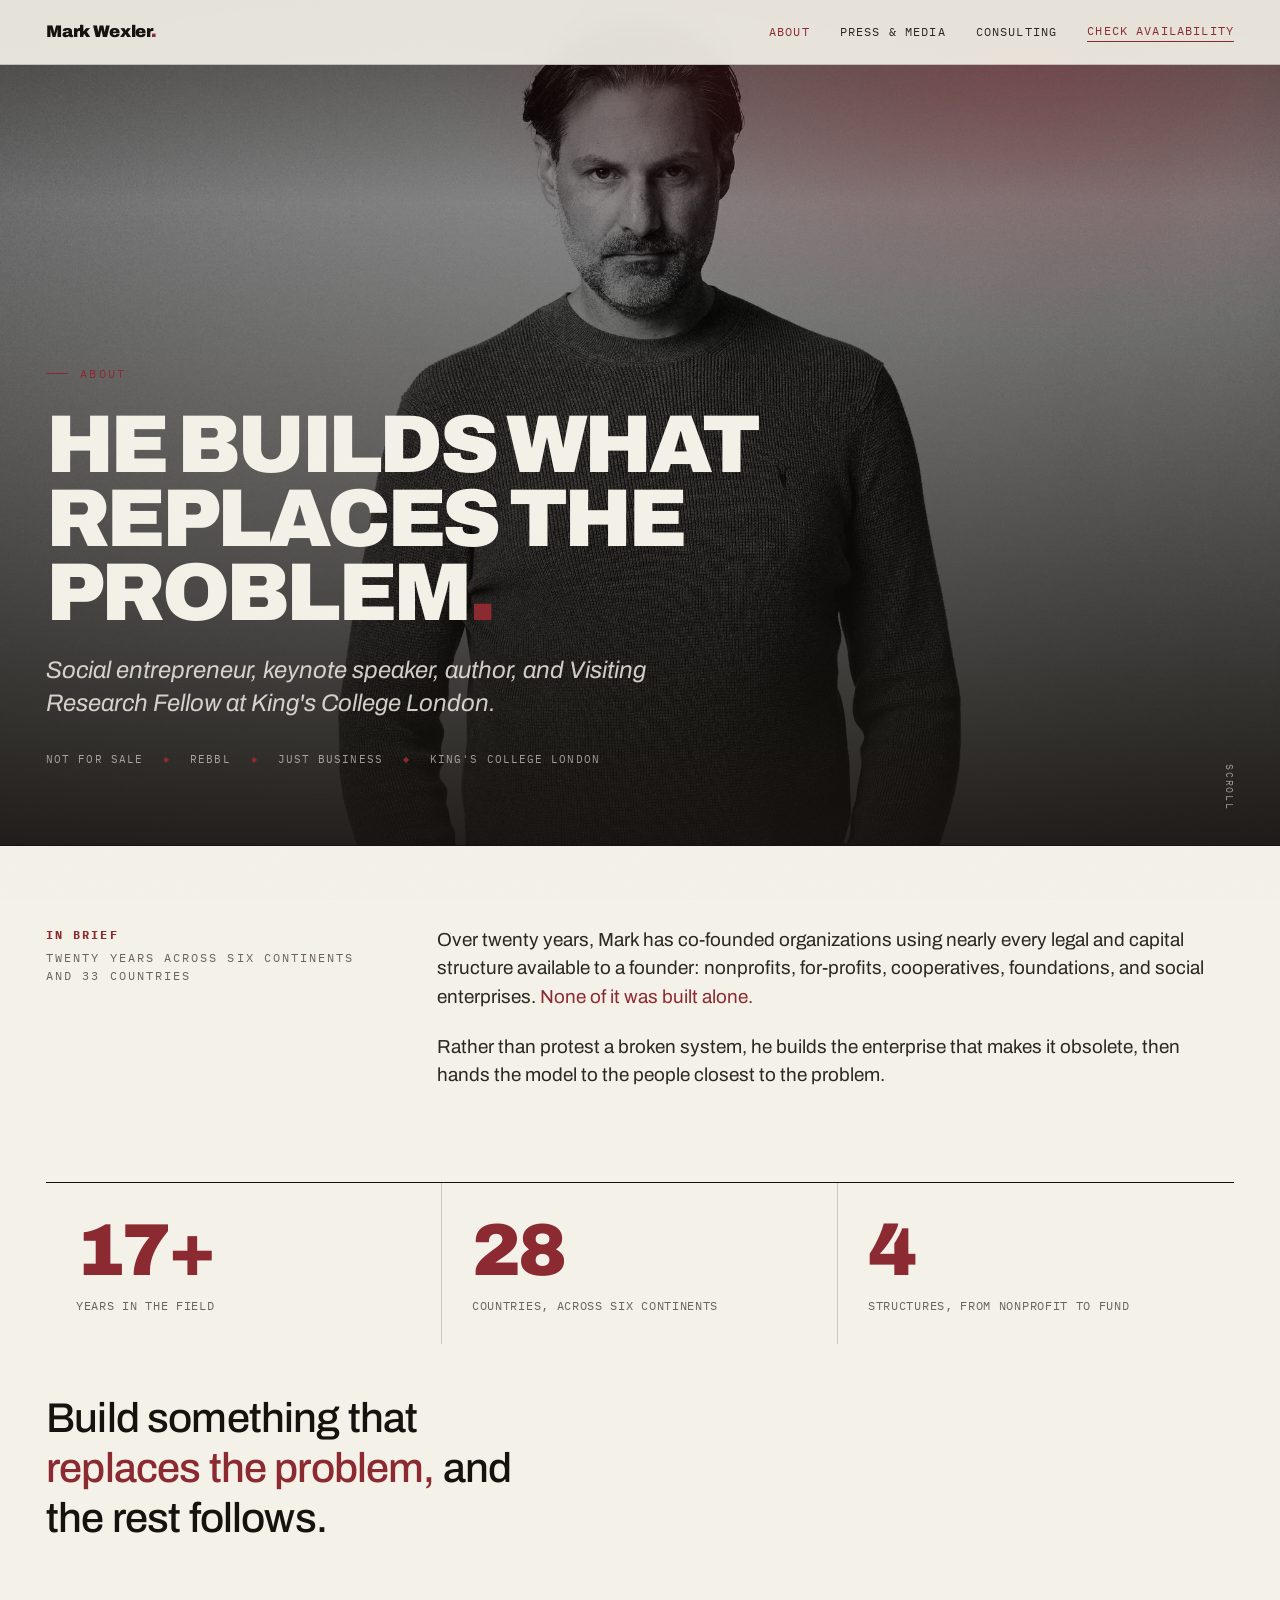
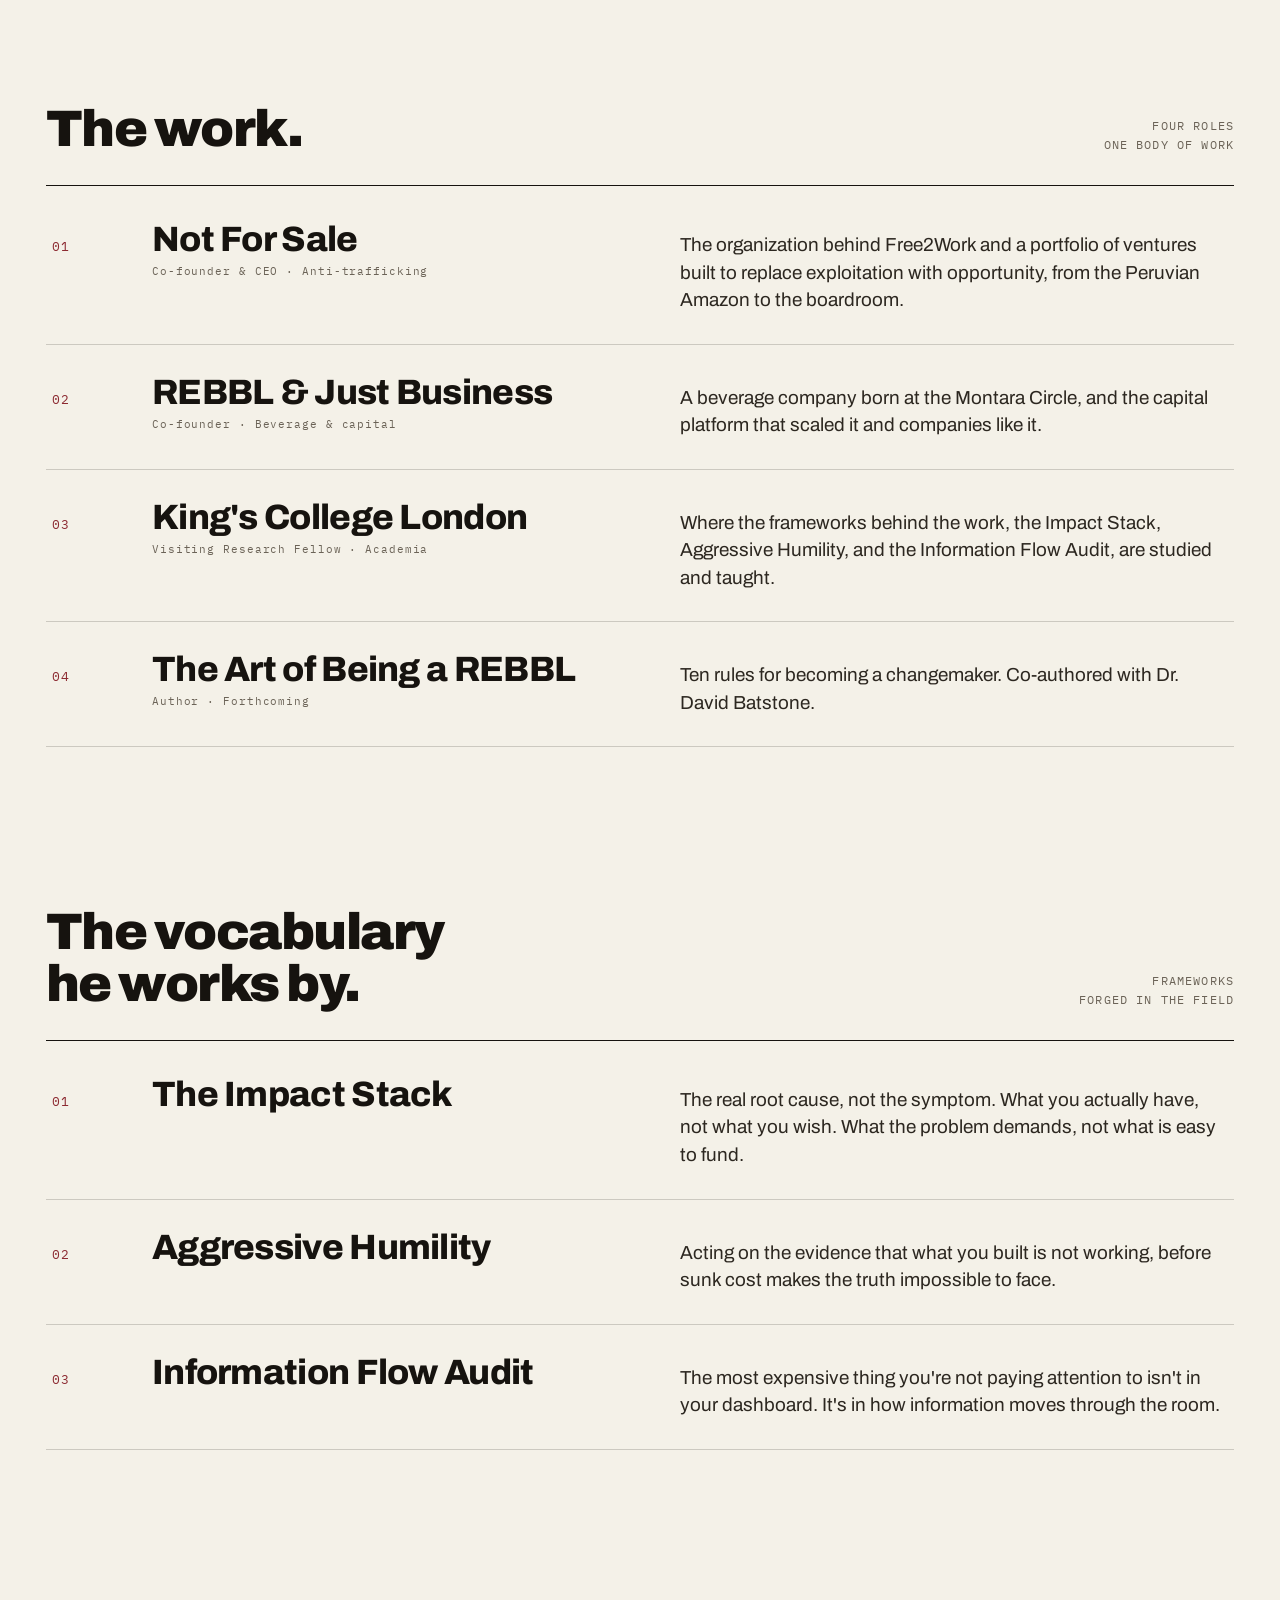
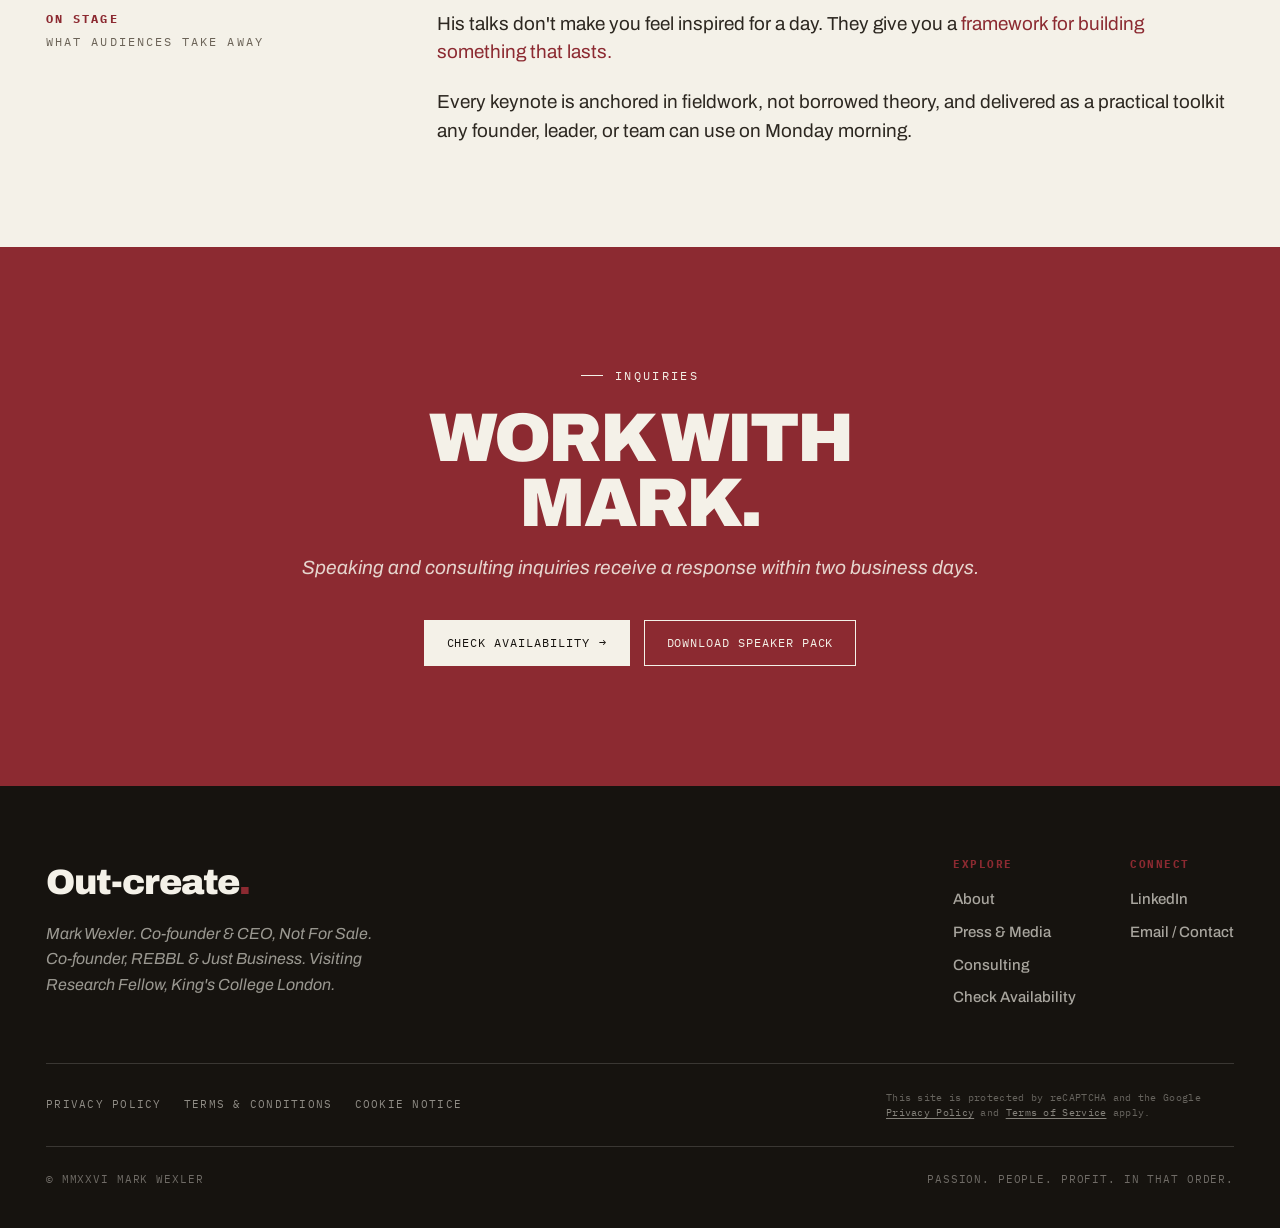
<file: about.html>
<!doctype html>
<html lang="en">
<head>
<meta charset="utf-8" />
<meta name="viewport" content="width=device-width, initial-scale=1" />
<link rel="icon" href="data:image/svg+xml,<svg xmlns='http://www.w3.org/2000/svg' viewBox='0 0 100 100'><rect width='100' height='100' fill='%2316130f'/><text x='9' y='70' font-family='Archivo,Helvetica,Arial,sans-serif' font-weight='900' font-size='44' fill='%23f4f1e8'>MW<tspan fill='%238c2a31'>.</tspan></text></svg>" />
<title>Mark Wexler · About</title>
<meta name="description" content="Mark Wexler is a social entrepreneur, keynote speaker, author, and Visiting Research Fellow at King's College London. Co-founder and CEO of Not For Sale; co-founder of REBBL and Just Business." />
<link rel="preconnect" href="https://fonts.googleapis.com">
<link rel="preconnect" href="https://fonts.gstatic.com" crossorigin>
<link href="https://fonts.googleapis.com/css2?family=Archivo:ital,wght@0,400;0,500;0,600;0,700;0,800;0,900;1,400;1,500;1,600&family=IBM+Plex+Mono:wght@400;500&display=swap" rel="stylesheet">
<link rel="stylesheet" href="assets/site.css">
</head>
<body>

<header id="hdr" class="solid">
  <div class="wrap nav">
    <a class="brand" href="index.html">Mark Wexler<span class="d">.</span></a>
    <nav class="nav-links">
      <a href="about.html" class="active">About</a>
      <a href="press.html">Press &amp; Media</a>
      <a href="consulting.html">Consulting</a>
      <a href="contact.html" class="nav-cta">Check availability</a>
    </nav>
    <button class="navtoggle" aria-label="Menu" aria-expanded="false"><i></i></button>
  </div>
</header>

<!-- HERO -->
<section class="ab-hero">
  <img src="assets/mark-about.jpg" alt="Mark Wexler" loading="eager">
  <div class="cl">
    <div class="kick">About</div>
    <h1>He builds what replaces the problem<span class="dot">.</span></h1>
    <p class="lead">Social entrepreneur, keynote speaker, author, and Visiting Research Fellow at King's College London.</p>
    <div class="creds">
      <span>Not For Sale</span>
      <span>REBBL</span>
      <span>Just Business</span>
      <span>King's College London</span>
    </div>
  </div>
  <div class="ab-scroll">Scroll</div>
</section>

<!-- BIO + STATS -->
<section class="ab-sec">
  <div class="wrap">
    <div class="lede-grid">
      <div class="lab"><b>In brief</b>Twenty years across six continents and 33 countries</div>
      <div class="lede-body reveal">
        <p>Over twenty years, Mark has co-founded organizations using nearly every legal and capital structure available to a founder: nonprofits, for-profits, cooperatives, foundations, and social enterprises. <span class="ox">None of it was built alone.</span></p>
        <p class="small">Rather than protest a broken system, he builds the enterprise that makes it obsolete, then hands the model to the people closest to the problem.</p>
      </div>
    </div>
    <div class="stats">
      <div class="stat"><div class="n" data-to="20" data-suffix="+">0</div><div class="l">Years in the field</div></div>
      <div class="stat"><div class="n" data-to="33">0</div><div class="l">Countries, across six continents</div></div>
      <div class="stat"><div class="n" data-to="5">0</div><div class="l">Structures, from nonprofit to fund</div></div>
    </div>
    <p class="pullquote ab-pull">Build something that <span class="ox">replaces the problem,</span> and the rest follows.</p>
  </div>
</section>

<!-- THE WORK (roles as lexicon entries) -->
<section class="ab-sec">
  <div class="wrap">
    <div class="lex-head reveal" style="border-color:var(--ink)">
      <h2>The work.</h2>
      <div class="r">Four roles<br>One body of work</div>
    </div>
    <div class="entry reveal"><div class="num">01</div><div class="term">Not For Sale<span class="pos">Co-founder &amp; CEO · Anti-trafficking</span></div><div class="def">The organization behind Free2Work and a portfolio of ventures built to replace exploitation with opportunity, from the Peruvian Amazon to the boardroom.</div></div>
    <div class="entry reveal"><div class="num">02</div><div class="term">REBBL &amp; Just Business<span class="pos">Co-founder · Beverage &amp; capital</span></div><div class="def">A beverage company born at the Montara Circle, and the capital platform that scaled it and companies like it.</div></div>
    <div class="entry reveal"><div class="num">03</div><div class="term">King's College London<span class="pos">Visiting Research Fellow · Academia</span></div><div class="def">Where the frameworks behind the work, the Impact Stack, Aggressive Humility, and the Information Flow Audit, are studied and taught.</div></div>
    <div class="entry reveal"><div class="num">04</div><div class="term">The Art of Being a REBBL<span class="pos">Author · Forthcoming</span></div><div class="def">Ten rules for becoming a changemaker. Co-authored with Dr. David Batstone.</div></div>
  </div>
</section>

<!-- FRAMEWORKS -->
<section class="ab-sec">
  <div class="wrap">
    <div class="lex-head reveal" style="border-color:var(--ink)">
      <h2>The vocabulary<br>he works by.</h2>
      <div class="r">Frameworks<br>forged in the field</div>
    </div>
    <div class="entry reveal"><div class="num">01</div><div class="term">The Impact Stack</div><div class="def">The real root cause, not the symptom. What you actually have, not what you wish. What the problem demands, not what is easy to fund.</div></div>
    <div class="entry reveal"><div class="num">02</div><div class="term">Aggressive Humility</div><div class="def">Acting on the evidence that what you built is not working, before sunk cost makes the truth impossible to face.</div></div>
    <div class="entry reveal"><div class="num">03</div><div class="term">Information Flow Audit</div><div class="def">The most expensive thing you're not paying attention to isn't in your dashboard. It's in how information moves through the room.</div></div>
  </div>
</section>

<!-- ON STAGE -->
<section class="ab-sec">
  <div class="wrap">
    <div class="lede-grid">
      <div class="lab"><b>On stage</b>What audiences take away</div>
      <div class="lede-body reveal">
        <p>His talks don't make you feel inspired for a day. They give you a <span class="ox">framework for building something that lasts.</span></p>
        <p class="small">Every keynote is anchored in fieldwork, not borrowed theory, and delivered as a practical toolkit any founder, leader, or team can use on Monday morning.</p>
      </div>
    </div>
  </div>
</section>

<!-- CTA -->
<section class="cta">
  <div class="wrap">
    <div class="kick">Inquiries</div>
    <h2>Work with<br>Mark.</h2>
    <p>Speaking and consulting inquiries receive a response within two business days.</p>
    <div class="cta-row">
      <a href="contact.html" class="btn btn-fill">Check availability <span class="ar">→</span></a>
      <a href="assets/Mark_Wexler_Speaker_Pack.pdf" class="btn btn-line" download>Download speaker pack</a>
    </div>
  </div>
</section>

<!-- FOOTER -->
<footer>
  <div class="wrap">
    <div class="colophon">
      <div>
        <div class="b">Out-create<span class="d">.</span></div>
        <p class="ident">Mark Wexler. Co-founder &amp; CEO, Not For Sale. Co-founder, REBBL &amp; Just Business. Visiting Research Fellow, King's College London.</p>
      </div>
      <div class="foot-links">
        <div class="foot-col"><h4>Explore</h4><a href="about.html">About</a><a href="press.html">Press &amp; Media</a><a href="consulting.html">Consulting</a><a href="contact.html">Check Availability</a></div>
        <div class="foot-col"><h4>Connect</h4><a href="https://www.linkedin.com/in/mark-wexler" target="_blank" rel="noopener">LinkedIn</a><a href="contact.html">Email / Contact</a></div>
      </div>
    </div>
    <div class="foot-legal">
      <nav class="foot-legal-nav">
        <a href="privacy.html">Privacy Policy</a>
        <a href="terms.html">Terms &amp; Conditions</a>
        <a href="cookies.html">Cookie Notice</a>
      </nav>
      <p class="foot-recaptcha">This site is protected by reCAPTCHA and the Google <a href="https://policies.google.com/privacy" target="_blank" rel="noopener">Privacy Policy</a> and <a href="https://policies.google.com/terms" target="_blank" rel="noopener">Terms of Service</a> apply.</p>
    </div>
    <div class="foot-bot">
      <p>© MMXXVI Mark Wexler</p>
      <p>Passion. People. Profit. In that order.</p>
    </div>
  </div>
</footer>

<button class="totop" id="totop" aria-label="Back to top" title="Back to top"><svg viewBox="0 0 24 24" fill="none" stroke="currentColor" stroke-width="2" stroke-linecap="round" stroke-linejoin="round" aria-hidden="true"><path d="M12 19V5M5 12l7-7 7 7"/></svg></button>
<script src="assets/app.js"></script>
</body>
</html>
</file>
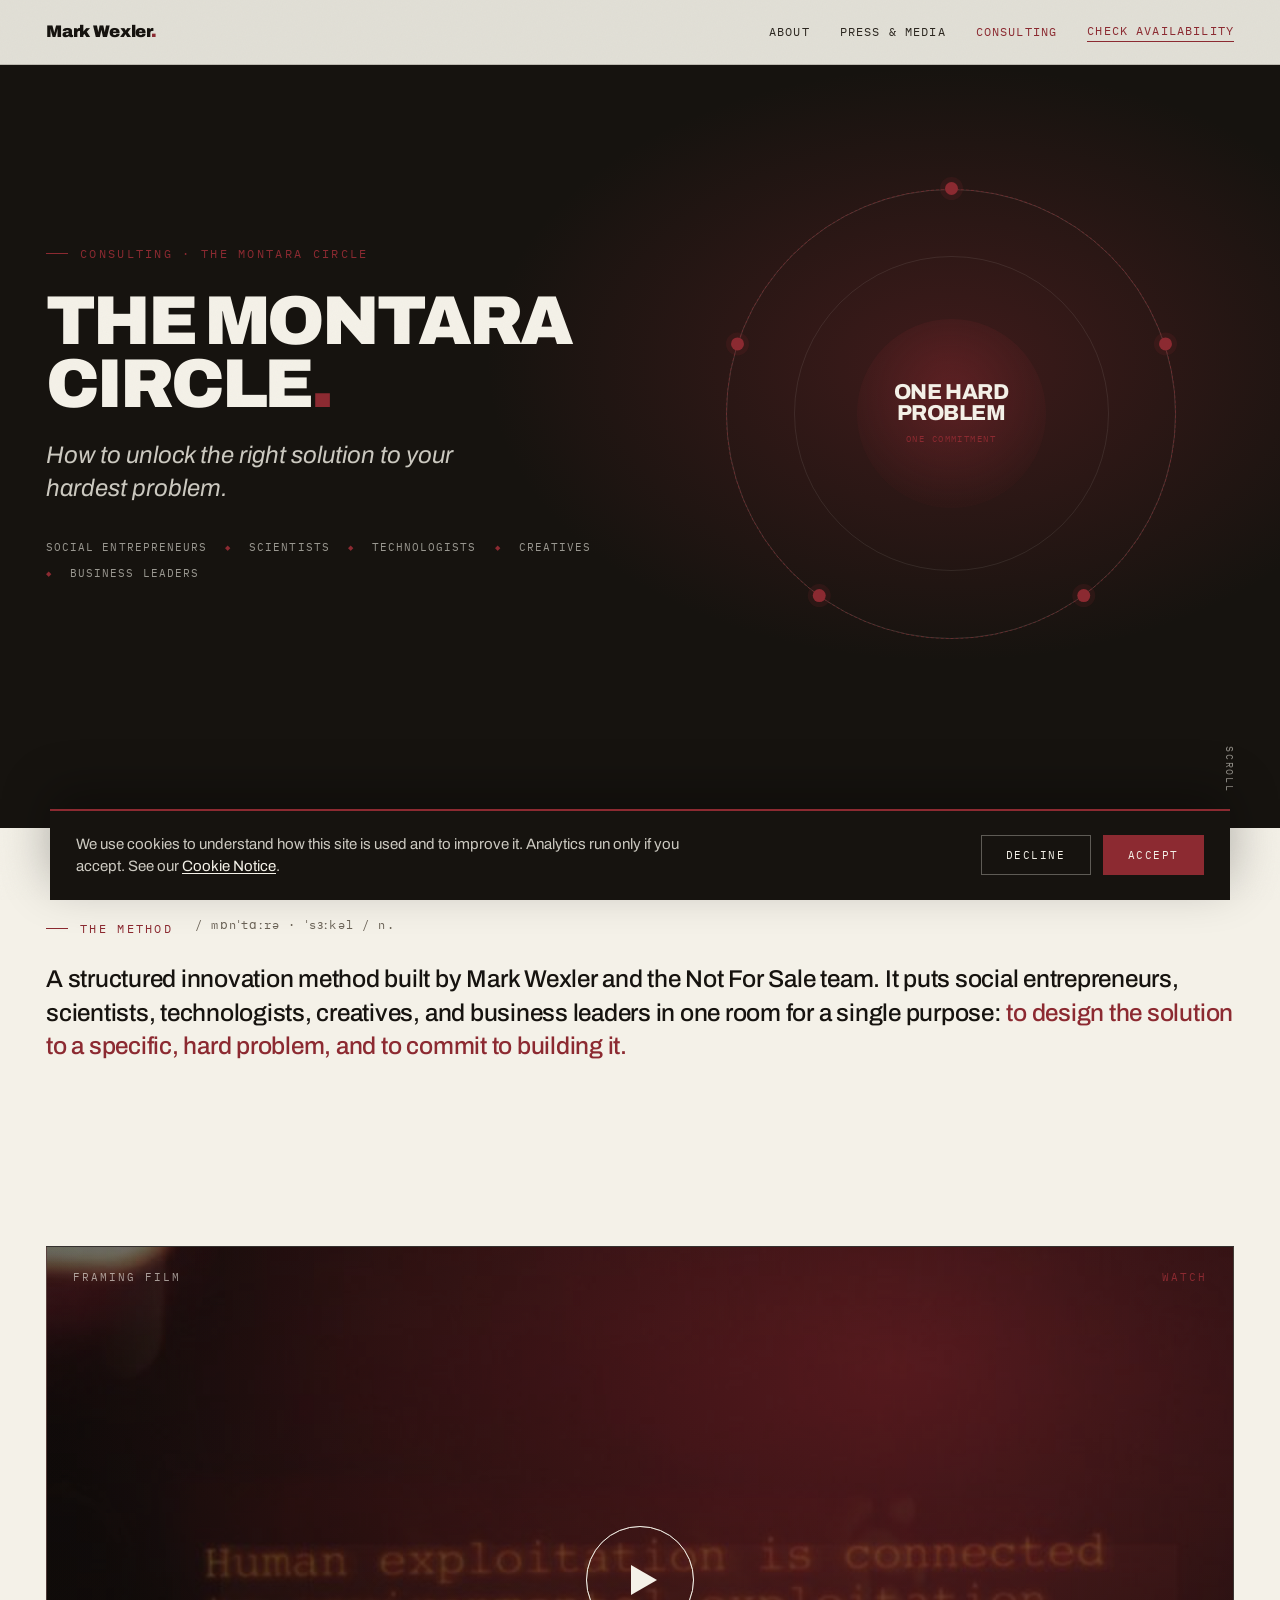
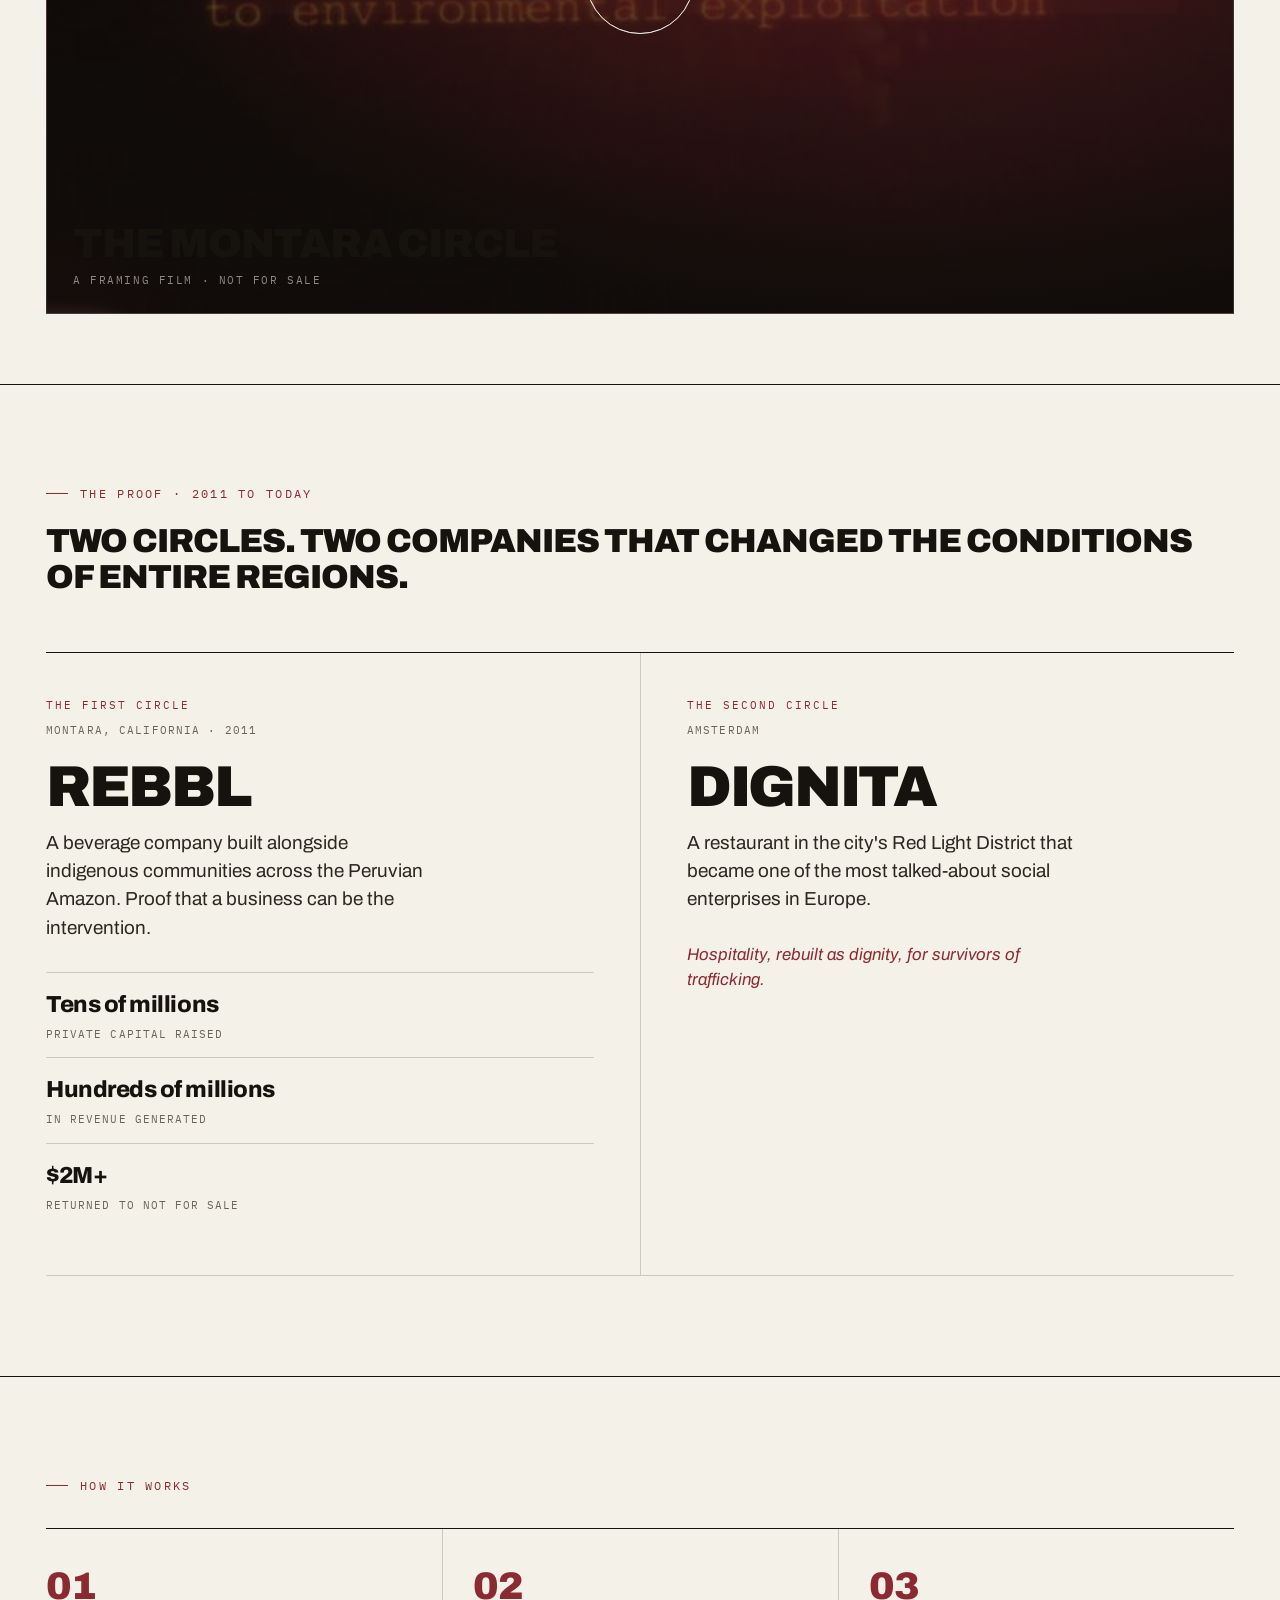
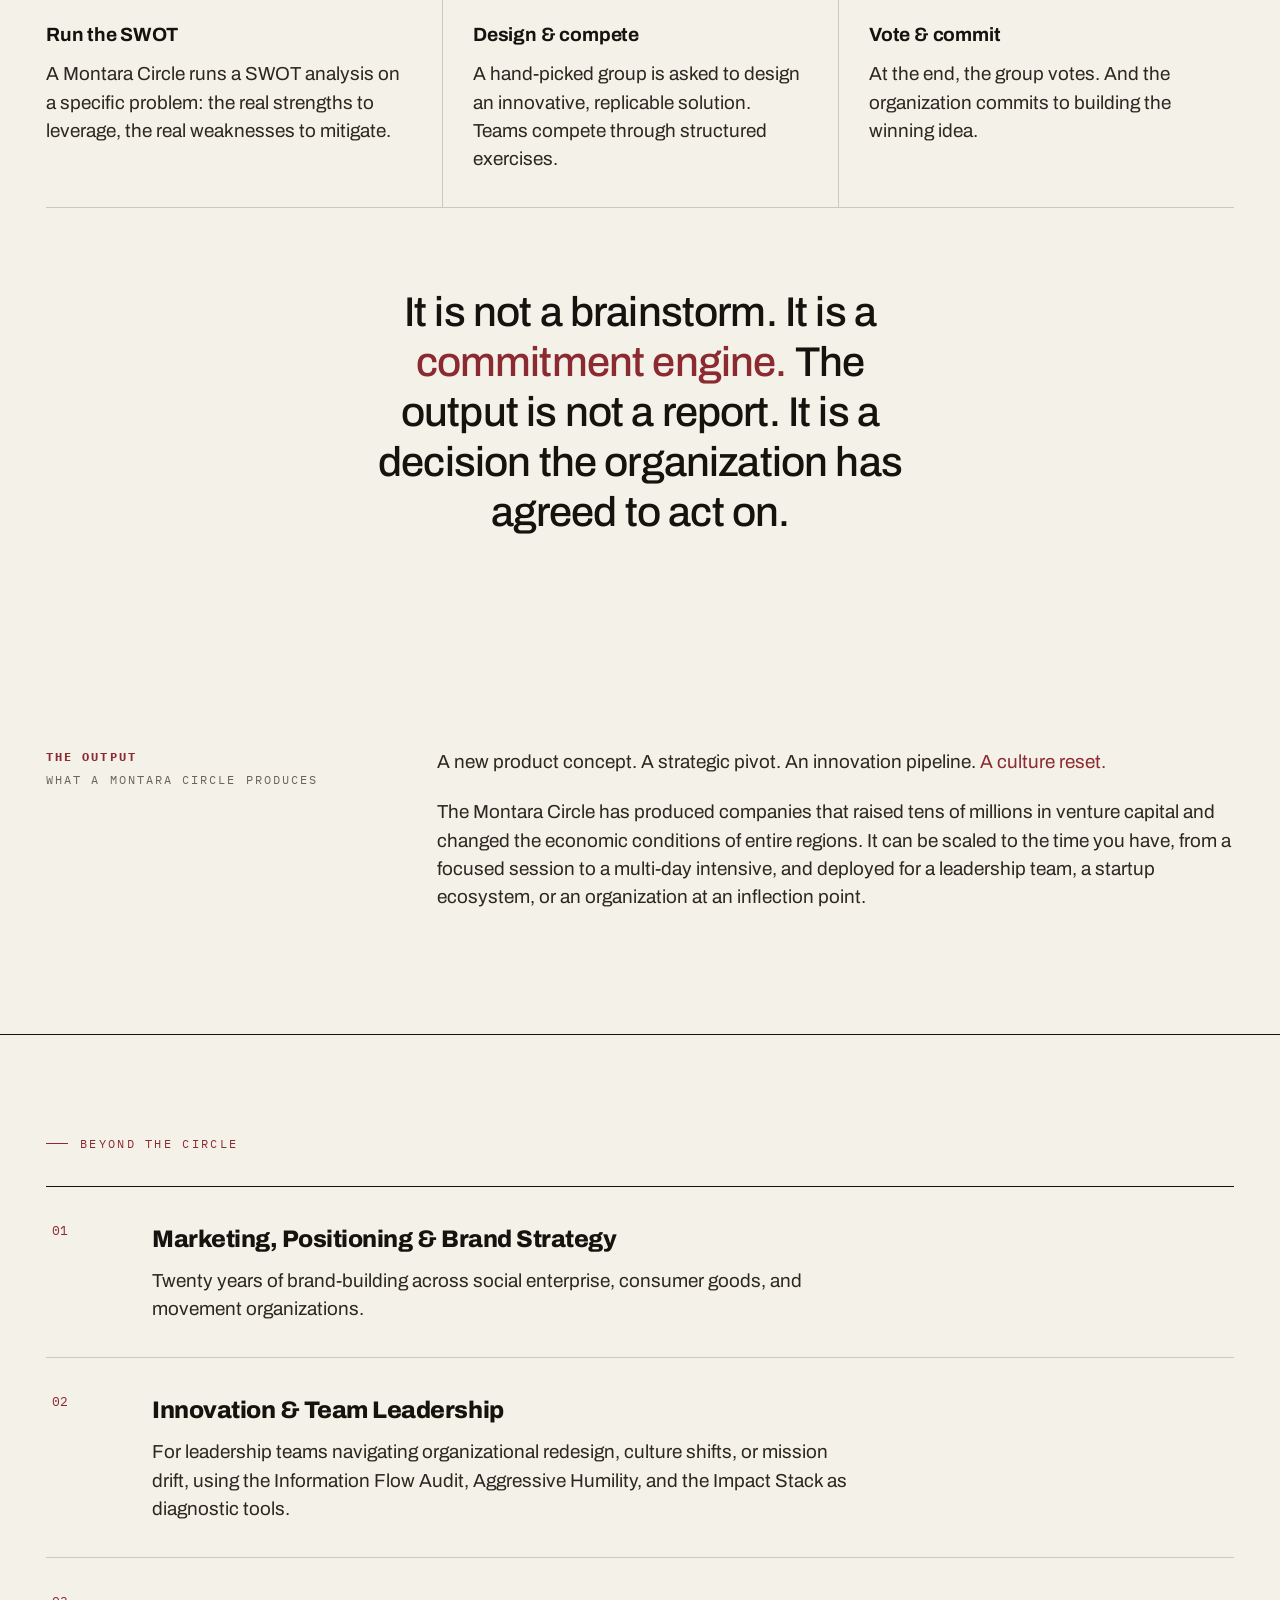
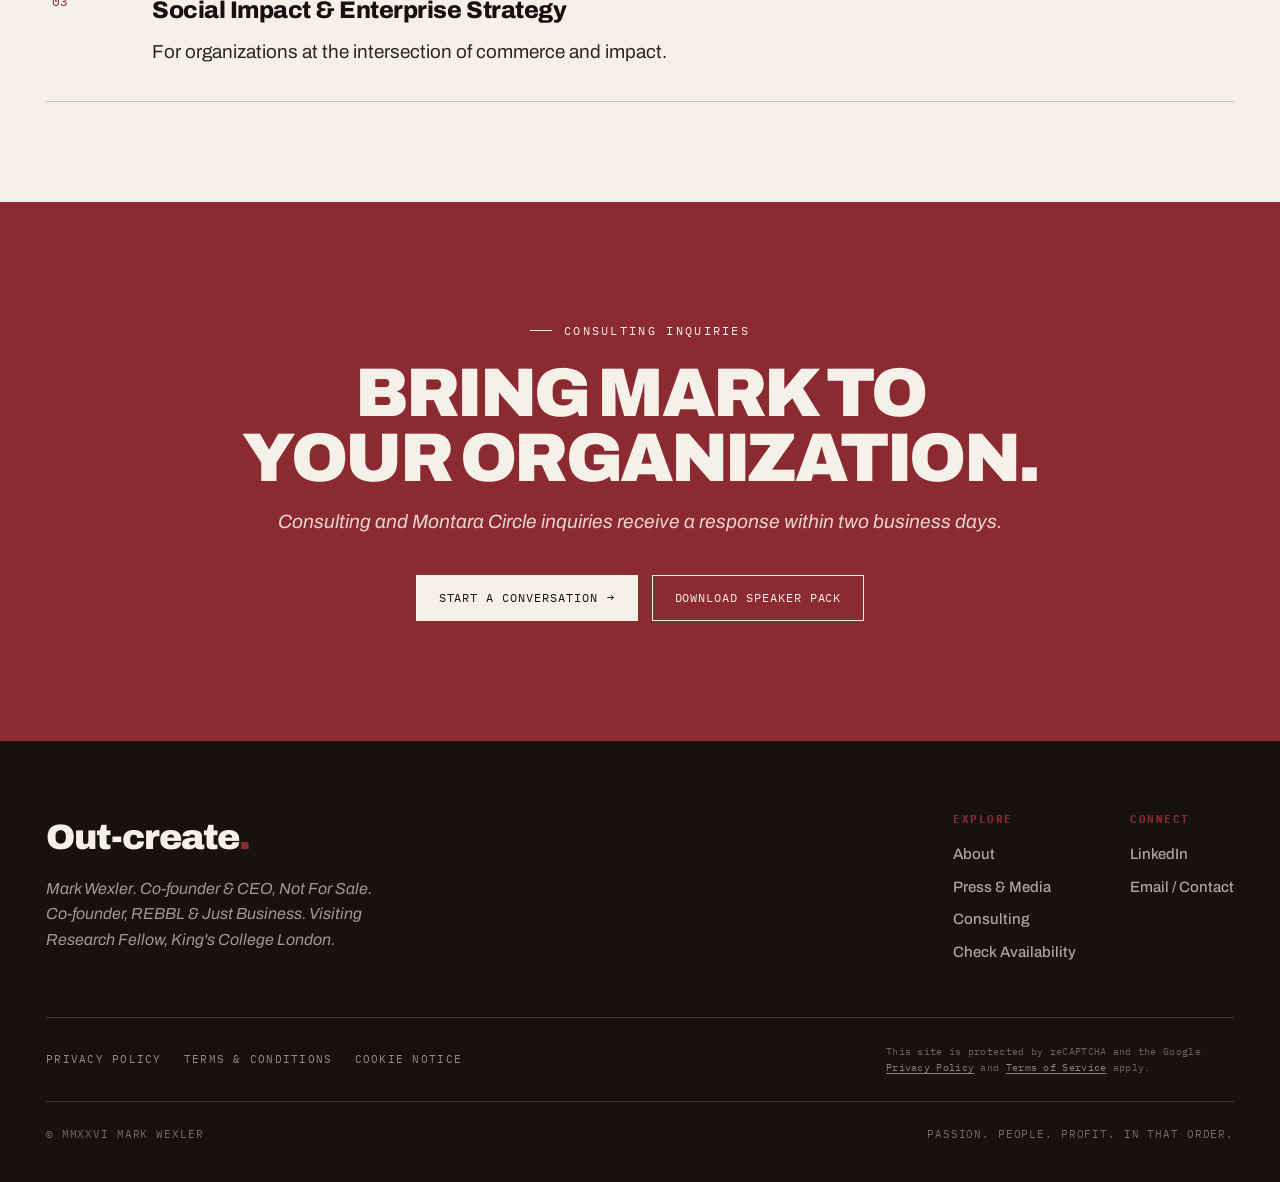
<file: consulting.html>
<!doctype html>
<html lang="en">
<head>
<meta charset="utf-8" />
<meta name="viewport" content="width=device-width, initial-scale=1" />
<link rel="icon" href="data:image/svg+xml,<svg xmlns='http://www.w3.org/2000/svg' viewBox='0 0 100 100'><rect width='100' height='100' fill='%2316130f'/><text x='9' y='70' font-family='Archivo,Helvetica,Arial,sans-serif' font-weight='900' font-size='44' fill='%23f4f1e8'>MW<tspan fill='%238c2a31'>.</tspan></text></svg>" />
<title>Mark Wexler · Consulting / The Montara Circle</title>
<meta name="description" content="The Montara Circle, a structured innovation methodology by Mark Wexler and the Not For Sale team. Not a brainstorm. A commitment engine." />
<link rel="preconnect" href="https://fonts.googleapis.com">
<link rel="preconnect" href="https://fonts.gstatic.com" crossorigin>
<link href="https://fonts.googleapis.com/css2?family=Archivo:ital,wght@0,400;0,500;0,600;0,700;0,800;0,900;1,400;1,500;1,600&family=IBM+Plex+Mono:wght@400;500&display=swap" rel="stylesheet">
<link rel="stylesheet" href="assets/site.css">
</head>
<body>

<header id="hdr" class="solid">
  <div class="wrap nav">
    <a class="brand" href="index.html">Mark Wexler<span class="d">.</span></a>
    <nav class="nav-links">
      <a href="about.html">About</a>
      <a href="press.html">Press &amp; Media</a>
      <a href="consulting.html" class="active">Consulting</a>
      <a href="contact.html" class="nav-cta">Check availability</a>
    </nav>
    <button class="navtoggle" aria-label="Menu" aria-expanded="false"><i></i></button>
  </div>
</header>

<!-- HERO -->
<section class="mc-hero">
  <div class="mc-hero-in wrap">
    <div class="mc-copy">
      <div class="kick">Consulting · The Montara Circle</div>
      <h1>The Montara<br>Circle<span class="dot">.</span></h1>
      <p class="lead">How to unlock the right solution to your hardest problem.</p>
      <div class="mc-disc">
        <span>Social entrepreneurs</span>
        <span>Scientists</span>
        <span>Technologists</span>
        <span>Creatives</span>
        <span>Business leaders</span>
      </div>
    </div>
    <div class="mc-viz">
      <div class="mc-circle" aria-hidden="true">
        <div class="ring"></div>
        <div class="ring mid"></div>
        <div class="ring spin"></div>
        <div class="core"><b>One hard<br>problem</b><span>One commitment</span></div>
        <span class="mc-dot" style="--a:0deg"></span>
        <span class="mc-dot" style="--a:72deg"></span>
        <span class="mc-dot" style="--a:144deg"></span>
        <span class="mc-dot" style="--a:216deg"></span>
        <span class="mc-dot" style="--a:288deg"></span>
      </div>
    </div>
  </div>
  <div class="ab-scroll">Scroll</div>
</section>

<!-- DEFINITION -->
<section class="section montara-def">
  <div class="wrap">
    <div class="def-grid">
      <div class="def-side">
        <div class="kick">The method</div>
        <div class="def-pron">/ mɒnˈtɑːrə · ˈsɜːkəl / n.</div>
      </div>
      <p class="def-statement">A structured innovation method built by Mark Wexler and the Not For Sale team. It puts social entrepreneurs, scientists, technologists, creatives, and business leaders in one room for a single purpose: <span class="ox">to design the solution to a specific, hard problem, and to commit to building it.</span></p>
    </div>
  </div>
</section>

<!-- FRAMING FILM -->
<section class="section-tight">
  <div class="wrap">
    <div class="chron-feature reveal">
      <div class="chron-player montara-film" data-embed="https://player.vimeo.com/video/19768350?autoplay=1" role="button" tabindex="0" aria-label="Play the Montara Circle framing film">
        <img class="chron-poster" src="assets/montara-film.jpg" alt="" loading="lazy">
        <div class="chron-play-pulse"></div>
        <div class="pcorner"><span>Framing film</span><span class="r">Watch</span></div>
        <div class="chron-play"></div>
        <div class="pfoot">
          <div class="pt">The Montara Circle</div>
          <div class="pm">A framing film · Not For Sale</div>
        </div>
      </div>
    </div>
  </div>
</section>

<!-- ORIGIN / PROOF -->
<section class="section divide">
  <div class="wrap">
    <div class="origin-head">
      <div class="kick">The proof · 2011 to today</div>
      <h2 class="origin-title">Two circles. Two companies that changed the conditions of entire regions.</h2>
    </div>
    <div class="origin-cards">
      <article class="origin-card reveal">
        <div class="oc-ord">The first circle</div>
        <div class="oc-place">Montara, California · 2011</div>
        <h3>REBBL</h3>
        <p>A beverage company built alongside indigenous communities across the Peruvian Amazon. Proof that a business can be the intervention.</p>
        <ul class="oc-stats">
          <li><b>Tens of millions</b><span>Private capital raised</span></li>
          <li><b>Hundreds of millions</b><span>In revenue generated</span></li>
          <li><b>$2M+</b><span>Returned to Not For Sale</span></li>
        </ul>
      </article>
      <article class="origin-card reveal">
        <div class="oc-ord">The second circle</div>
        <div class="oc-place">Amsterdam</div>
        <h3>Dignita</h3>
        <p>A restaurant in the city's Red Light District that became one of the most talked-about social enterprises in Europe.</p>
        <div class="oc-note">Hospitality, rebuilt as dignity, for survivors of trafficking.</div>
      </article>
    </div>
  </div>
</section>

<!-- HOW IT WORKS -->
<section class="section divide">
  <div class="wrap">
    <div class="kick" style="margin-bottom:34px">How it works</div>
    <div class="step-grid">
      <div class="step reveal">
        <div class="n">01</div>
        <h3>Run the SWOT</h3>
        <p>A Montara Circle runs a SWOT analysis on a specific problem: the real strengths to leverage, the real weaknesses to mitigate.</p>
      </div>
      <div class="step reveal">
        <div class="n">02</div>
        <h3>Design &amp; compete</h3>
        <p>A hand-picked group is asked to design an innovative, replicable solution. Teams compete through structured exercises.</p>
      </div>
      <div class="step reveal">
        <div class="n">03</div>
        <h3>Vote &amp; commit</h3>
        <p>At the end, the group votes. And the organization commits to building the winning idea.</p>
      </div>
    </div>
    <div style="padding:80px 0 10px">
      <p class="pullquote">It is not a brainstorm. It is a <span class="ox">commitment engine.</span> The output is not a report. It is a decision the organization has agreed to act on.</p>
    </div>
  </div>
</section>

<!-- WHAT IT PRODUCES -->
<section class="section">
  <div class="wrap">
    <div class="lede-grid">
      <div class="lab"><b>The output</b>What a Montara Circle produces</div>
      <div class="lede-body reveal">
        <p>A new product concept. A strategic pivot. An innovation pipeline. <span class="ox">A culture reset.</span></p>
        <p class="small">The Montara Circle has produced companies that raised tens of millions in venture capital and changed the economic conditions of entire regions. It can be scaled to the time you have, from a focused session to a multi-day intensive, and deployed for a leadership team, a startup ecosystem, or an organization at an inflection point.</p>
      </div>
    </div>
  </div>
</section>

<!-- OTHER SERVICES -->
<section class="section divide">
  <div class="wrap">
    <div class="kick" style="margin-bottom:34px">Beyond the Circle</div>
    <div class="services">
      <div class="service reveal">
        <div class="num">01</div>
        <div>
          <h3>Marketing, Positioning &amp; Brand Strategy</h3>
          <p>Twenty years of brand-building across social enterprise, consumer goods, and movement organizations.</p>
        </div>
      </div>
      <div class="service reveal">
        <div class="num">02</div>
        <div>
          <h3>Innovation &amp; Team Leadership</h3>
          <p>For leadership teams navigating organizational redesign, culture shifts, or mission drift, using the Information Flow Audit, Aggressive Humility, and the Impact Stack as diagnostic tools.</p>
        </div>
      </div>
      <div class="service reveal">
        <div class="num">03</div>
        <div>
          <h3>Social Impact &amp; Enterprise Strategy</h3>
          <p>For organizations at the intersection of commerce and impact.</p>
        </div>
      </div>
    </div>
  </div>
</section>

<!-- CTA -->
<section class="cta">
  <div class="wrap">
    <div class="kick">Consulting inquiries</div>
    <h2>Bring Mark to<br>your organization.</h2>
    <p>Consulting and Montara Circle inquiries receive a response within two business days.</p>
    <div class="cta-row">
      <a href="contact.html" class="btn btn-fill">Start a conversation <span class="ar">→</span></a>
      <a href="assets/Mark_Wexler_Speaker_Pack.pdf" class="btn btn-line" download>Download speaker pack</a>
    </div>
  </div>
</section>

<!-- FOOTER -->
<footer>
  <div class="wrap">
    <div class="colophon">
      <div>
        <div class="b">Out-create<span class="d">.</span></div>
        <p class="ident">Mark Wexler. Co-founder &amp; CEO, Not For Sale. Co-founder, REBBL &amp; Just Business. Visiting Research Fellow, King's College London.</p>
      </div>
      <div class="foot-links">
        <div class="foot-col"><h4>Explore</h4><a href="about.html">About</a><a href="press.html">Press &amp; Media</a><a href="consulting.html">Consulting</a><a href="contact.html">Check Availability</a></div>
        <div class="foot-col"><h4>Connect</h4><a href="https://www.linkedin.com/in/mark-wexler" target="_blank" rel="noopener">LinkedIn</a><a href="contact.html">Email / Contact</a></div>
      </div>
    </div>
    <div class="foot-legal">
      <nav class="foot-legal-nav">
        <a href="privacy.html">Privacy Policy</a>
        <a href="terms.html">Terms &amp; Conditions</a>
        <a href="cookies.html">Cookie Notice</a>
      </nav>
      <p class="foot-recaptcha">This site is protected by reCAPTCHA and the Google <a href="https://policies.google.com/privacy" target="_blank" rel="noopener">Privacy Policy</a> and <a href="https://policies.google.com/terms" target="_blank" rel="noopener">Terms of Service</a> apply.</p>
    </div>
    <div class="foot-bot">
      <p>© MMXXVI Mark Wexler</p>
      <p>Passion. People. Profit. In that order.</p>
    </div>
  </div>
</footer>

<button class="totop" id="totop" aria-label="Back to top" title="Back to top"><svg viewBox="0 0 24 24" fill="none" stroke="currentColor" stroke-width="2" stroke-linecap="round" stroke-linejoin="round" aria-hidden="true"><path d="M12 19V5M5 12l7-7 7 7"/></svg></button>
<!-- COOKIE NOTICE -->
<div id="mw-cookie" class="mw-cookie" role="dialog" aria-label="Cookie notice" hidden>
  <div class="mw-cookie-in">
    <p class="mw-cookie-txt">We use cookies to understand how this site is used and to improve it. Analytics run only if you accept. See our <a href="cookies.html">Cookie Notice</a>.</p>
    <div class="mw-cookie-act">
      <button type="button" class="mw-c-btn mw-c-decline" data-cc="decline">Decline</button>
      <button type="button" class="mw-c-btn mw-c-accept" data-cc="accept">Accept</button>
    </div>
  </div>
</div>
<script src="assets/app.js"></script>
</body>
</html>
</file>
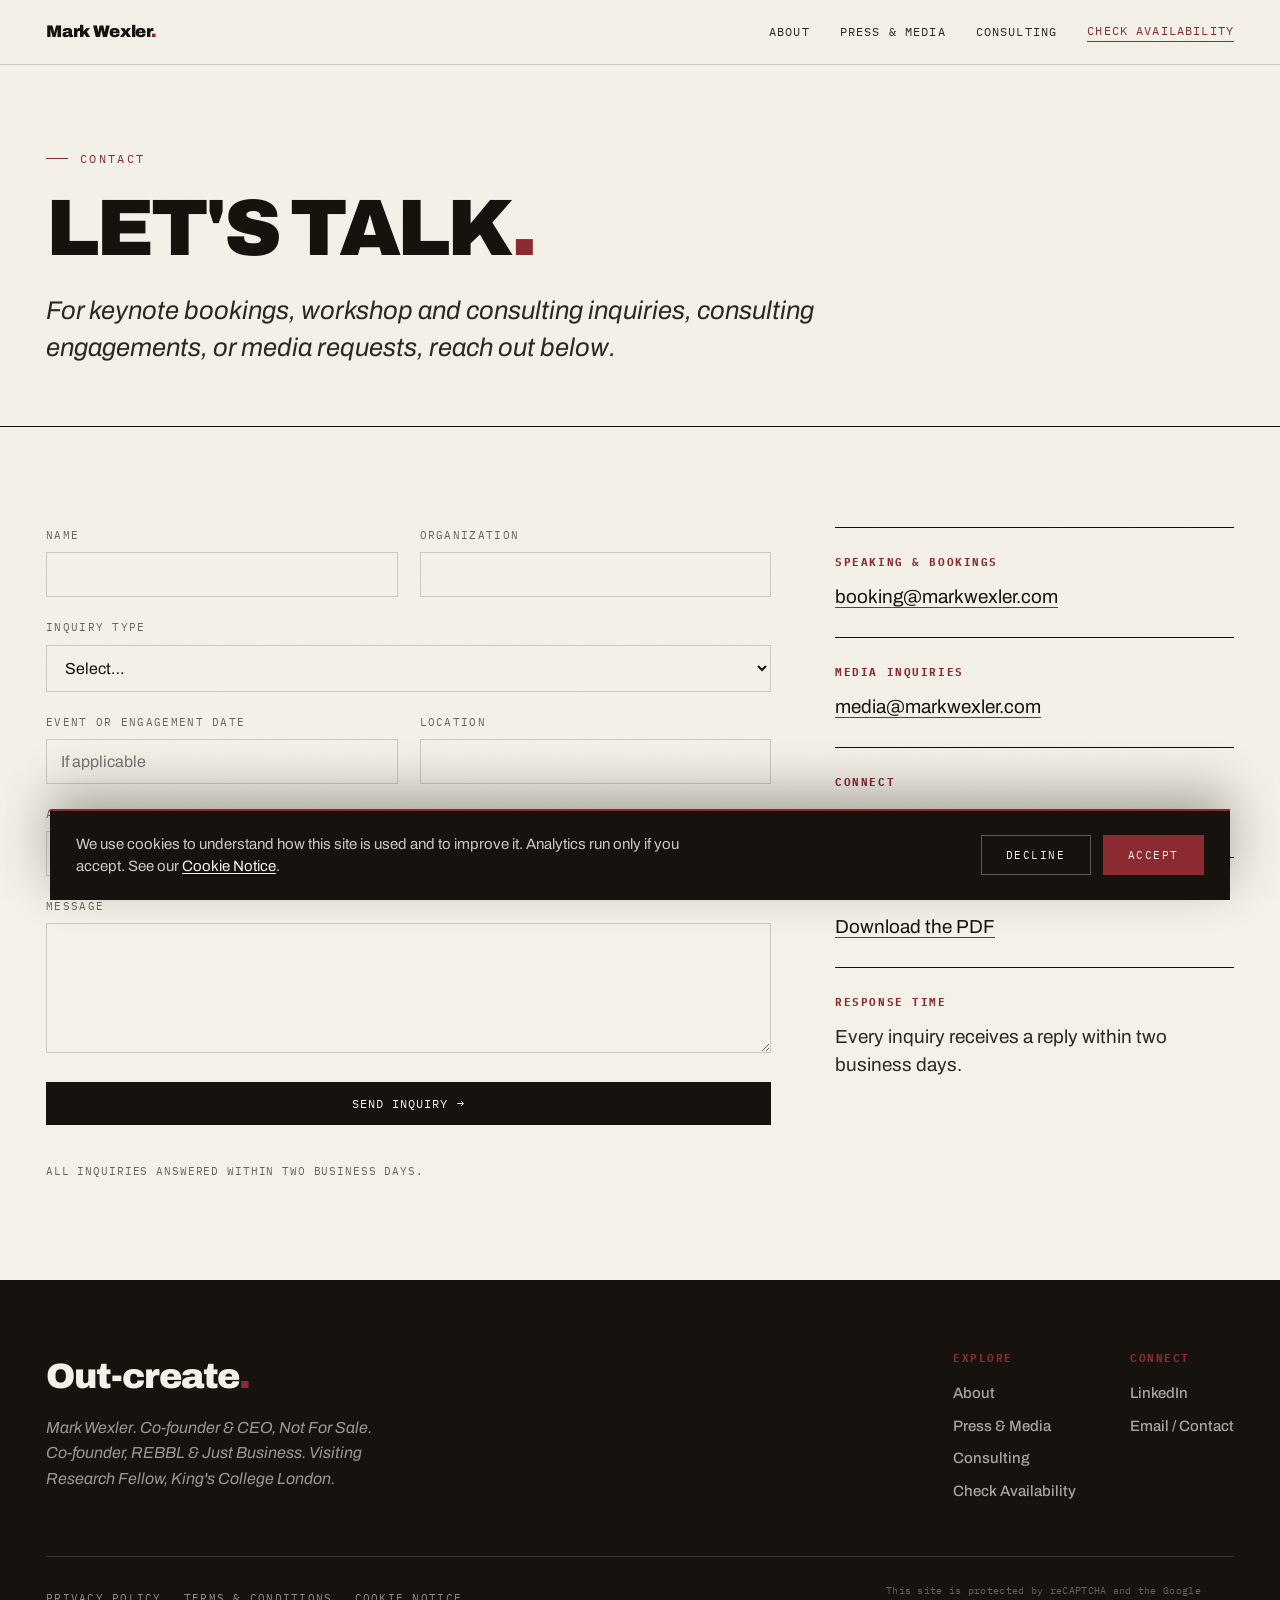
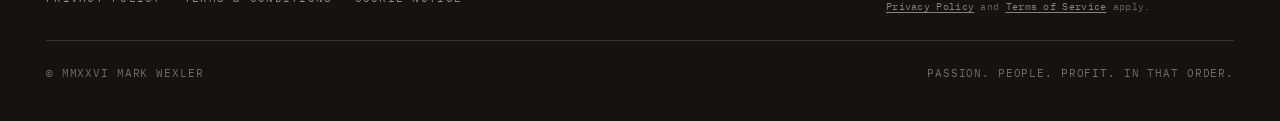
<file: contact.html>
<!doctype html>
<html lang="en">
<head>
<meta charset="utf-8" />
<meta name="viewport" content="width=device-width, initial-scale=1" />
<link rel="icon" href="data:image/svg+xml,<svg xmlns='http://www.w3.org/2000/svg' viewBox='0 0 100 100'><rect width='100' height='100' fill='%2316130f'/><text x='9' y='70' font-family='Archivo,Helvetica,Arial,sans-serif' font-weight='900' font-size='44' fill='%23f4f1e8'>MW<tspan fill='%238c2a31'>.</tspan></text></svg>" />
<title>Mark Wexler · Contact</title>
<meta name="description" content="Reach Mark Wexler for keynote bookings, workshops, consulting engagements, the Montara Circle, or media requests." />
<link rel="preconnect" href="https://fonts.googleapis.com">
<link rel="preconnect" href="https://fonts.gstatic.com" crossorigin>
<link href="https://fonts.googleapis.com/css2?family=Archivo:ital,wght@0,400;0,500;0,600;0,700;0,800;0,900;1,400;1,500;1,600&family=IBM+Plex+Mono:wght@400;500&display=swap" rel="stylesheet">
<link rel="stylesheet" href="assets/site.css">
</head>
<body>

<header id="hdr" class="solid">
  <div class="wrap nav">
    <a class="brand" href="index.html">Mark Wexler<span class="d">.</span></a>
    <nav class="nav-links">
      <a href="about.html">About</a>
      <a href="press.html">Press &amp; Media</a>
      <a href="consulting.html">Consulting</a>
      <a href="contact.html" class="nav-cta active">Check availability</a>
    </nav>
    <button class="navtoggle" aria-label="Menu" aria-expanded="false"><i></i></button>
  </div>
</header>

<!-- HEAD -->
<section class="pagehead">
  <div class="wrap">
    <div class="kick">Contact</div>
    <h1>Let's talk<span class="dot">.</span></h1>
    <p class="lead">For keynote bookings, workshop and consulting inquiries, consulting engagements, or media requests, reach out below.</p>
  </div>
</section>

<!-- CONTACT -->
<section class="section">
  <div class="wrap">
    <div class="contact-grid">
      <!-- FORM -->
      <form class="form" id="contact-form" novalidate>
        <div class="field"><label for="name">Name</label><input id="name" name="name" type="text" autocomplete="name" required></div>
        <div class="field"><label for="org">Organization</label><input id="org" name="organization" type="text" autocomplete="organization"></div>
        <div class="field full"><label for="type">Inquiry type</label>
          <select id="type" name="inquiry_type">
            <option value="">Select…</option>
            <option>Speaking</option>
            <option>Consulting or Montara Circle</option>
            <option>Press &amp; Media</option>
            <option>Other</option>
          </select>
        </div>
        <div class="field"><label for="date">Event or engagement date</label><input id="date" name="date" type="text" placeholder="If applicable"></div>
        <div class="field"><label for="location">Location</label><input id="location" name="location" type="text"></div>
        <div class="field full"><label for="audience">Audience size</label><input id="audience" name="audience_size" type="text" placeholder="If applicable"></div>
        <div class="field full"><label for="message">Message</label><textarea id="message" name="message"></textarea></div>
        <button type="submit" class="btn btn-fill">Send inquiry <span class="ar">→</span></button>
        <p class="form-note">All inquiries answered within two business days.</p>
        <div class="form-success">Thanks. I'll be in touch within two business days.</div>
      </form>

      <!-- SIDE -->
      <aside class="contact-side">
        <div class="block">
          <h4>Speaking &amp; bookings</h4>
          <p><a href="mailto:booking@markwexler.com">booking@markwexler.com</a></p>
        </div>
        <div class="block">
          <h4>Media inquiries</h4>
          <p><a href="mailto:media@markwexler.com">media@markwexler.com</a></p>
        </div>
        <div class="block">
          <h4>Connect</h4>
          <p><a href="https://www.linkedin.com/in/mark-wexler" target="_blank" rel="noopener">LinkedIn</a></p>
        </div>
        <div class="block">
          <h4>Speaker pack</h4>
          <p><a href="assets/Mark_Wexler_Speaker_Pack.pdf" download>Download the PDF</a></p>
        </div>
        <div class="block">
          <h4>Response time</h4>
          <p>Every inquiry receives a reply within two business days.</p>
        </div>
      </aside>
    </div>
  </div>
</section>

<!-- FOOTER -->
<footer>
  <div class="wrap">
    <div class="colophon">
      <div>
        <div class="b">Out-create<span class="d">.</span></div>
        <p class="ident">Mark Wexler. Co-founder &amp; CEO, Not For Sale. Co-founder, REBBL &amp; Just Business. Visiting Research Fellow, King's College London.</p>
      </div>
      <div class="foot-links">
        <div class="foot-col"><h4>Explore</h4><a href="about.html">About</a><a href="press.html">Press &amp; Media</a><a href="consulting.html">Consulting</a><a href="contact.html">Check Availability</a></div>
        <div class="foot-col"><h4>Connect</h4><a href="https://www.linkedin.com/in/mark-wexler" target="_blank" rel="noopener">LinkedIn</a><a href="contact.html">Email / Contact</a></div>
      </div>
    </div>
    <div class="foot-legal">
      <nav class="foot-legal-nav">
        <a href="privacy.html">Privacy Policy</a>
        <a href="terms.html">Terms &amp; Conditions</a>
        <a href="cookies.html">Cookie Notice</a>
      </nav>
      <p class="foot-recaptcha">This site is protected by reCAPTCHA and the Google <a href="https://policies.google.com/privacy" target="_blank" rel="noopener">Privacy Policy</a> and <a href="https://policies.google.com/terms" target="_blank" rel="noopener">Terms of Service</a> apply.</p>
    </div>
    <div class="foot-bot">
      <p>© MMXXVI Mark Wexler</p>
      <p>Passion. People. Profit. In that order.</p>
    </div>
  </div>
</footer>

<button class="totop" id="totop" aria-label="Back to top" title="Back to top"><svg viewBox="0 0 24 24" fill="none" stroke="currentColor" stroke-width="2" stroke-linecap="round" stroke-linejoin="round" aria-hidden="true"><path d="M12 19V5M5 12l7-7 7 7"/></svg></button>
<!-- COOKIE NOTICE -->
<div id="mw-cookie" class="mw-cookie" role="dialog" aria-label="Cookie notice" hidden>
  <div class="mw-cookie-in">
    <p class="mw-cookie-txt">We use cookies to understand how this site is used and to improve it. Analytics run only if you accept. See our <a href="cookies.html">Cookie Notice</a>.</p>
    <div class="mw-cookie-act">
      <button type="button" class="mw-c-btn mw-c-decline" data-cc="decline">Decline</button>
      <button type="button" class="mw-c-btn mw-c-accept" data-cc="accept">Accept</button>
    </div>
  </div>
</div>
<script src="assets/app.js"></script>
</body>
</html>
</file>
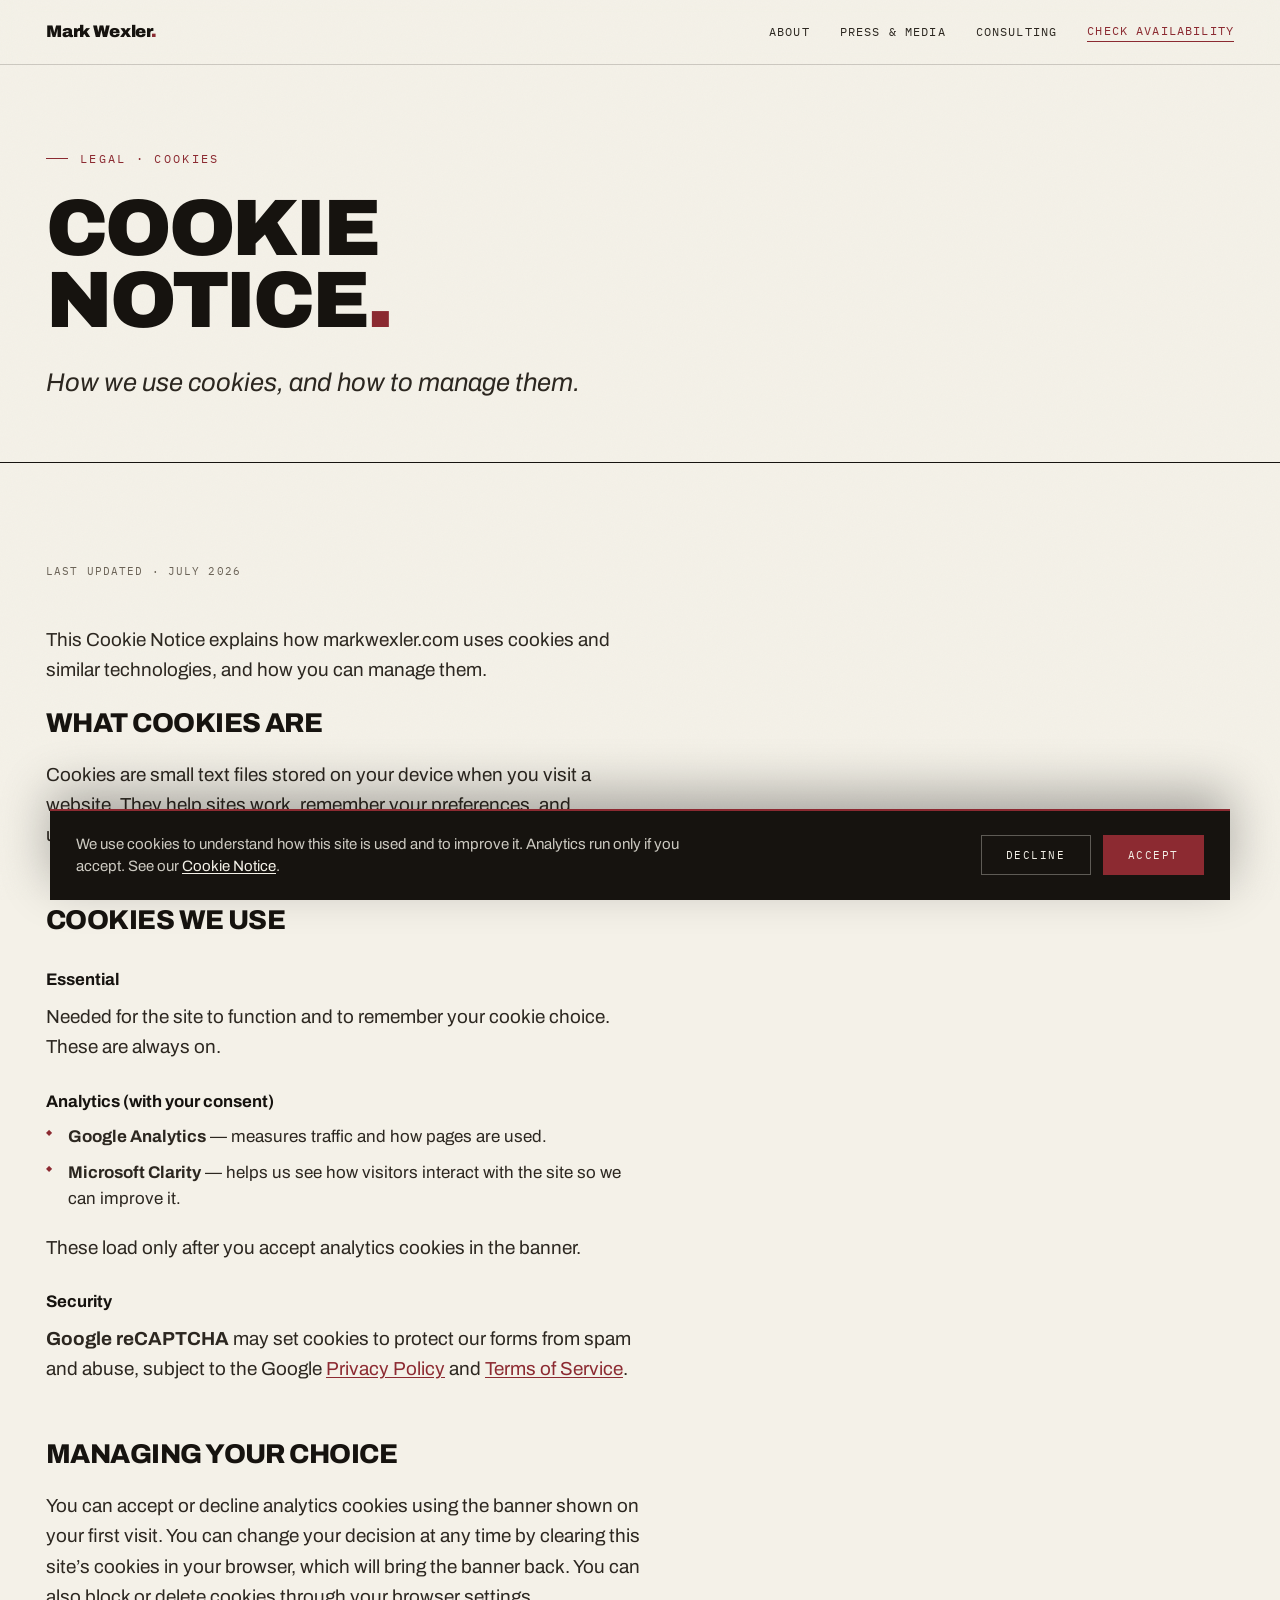
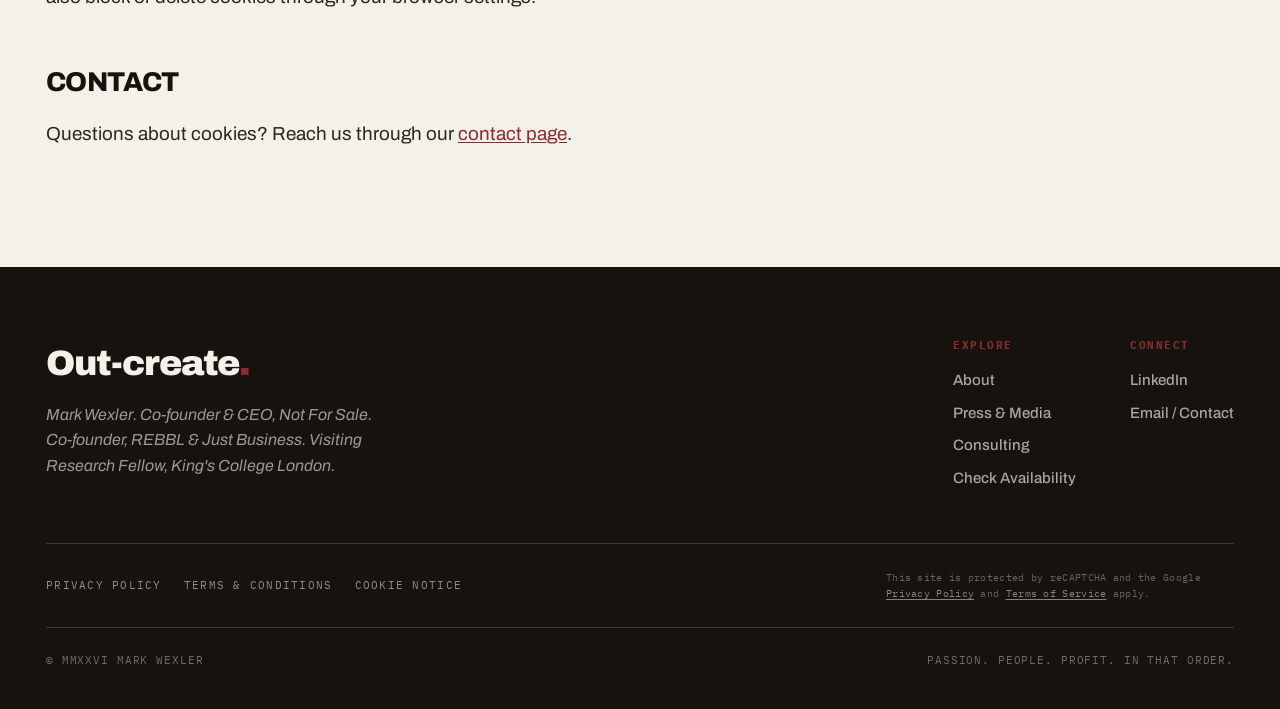
<file: cookies.html>
<!doctype html>
<html lang="en">
<head>
<meta charset="utf-8" />
<meta name="viewport" content="width=device-width, initial-scale=1" />
<link rel="icon" href="data:image/svg+xml,<svg xmlns='http://www.w3.org/2000/svg' viewBox='0 0 100 100'><rect width='100' height='100' fill='%2316130f'/><text x='9' y='70' font-family='Archivo,Helvetica,Arial,sans-serif' font-weight='900' font-size='44' fill='%23f4f1e8'>MW<tspan fill='%238c2a31'>.</tspan></text></svg>" />
<title>Mark Wexler · Cookie Notice</title>
<meta name="description" content="How markwexler.com uses cookies and analytics, and how to manage your choice." />
<link rel="preconnect" href="https://fonts.googleapis.com">
<link rel="preconnect" href="https://fonts.gstatic.com" crossorigin>
<link href="https://fonts.googleapis.com/css2?family=Archivo:ital,wght@0,400;0,500;0,600;0,700;0,800;0,900;1,400;1,500;1,600&family=IBM+Plex+Mono:wght@400;500&display=swap" rel="stylesheet">
<link rel="stylesheet" href="assets/site.css">
</head>
<body>

<header id="hdr" class="solid">
  <div class="wrap nav">
    <a class="brand" href="index.html">Mark Wexler<span class="d">.</span></a>
    <nav class="nav-links">
      <a href="about.html">About</a>
      <a href="press.html">Press &amp; Media</a>
      <a href="consulting.html">Consulting</a>
      <a href="contact.html" class="nav-cta">Check availability</a>
    </nav>
    <button class="navtoggle" aria-label="Menu" aria-expanded="false"><i></i></button>
  </div>
</header>

<!-- HEAD -->
<section class="pagehead">
  <div class="wrap">
    <div class="kick">Legal · Cookies</div>
    <h1>Cookie<br>Notice<span class="dot">.</span></h1>
    <p class="lead">How we use cookies, and how to manage them.</p>
  </div>
</section>

<!-- BODY -->
<section class="section">
  <div class="wrap">
    <div class="legal">
<p class="upd">Last updated · July 2026</p>
      <p>This Cookie Notice explains how markwexler.com uses cookies and similar technologies, and how you can manage them.</p>
      <h2>What cookies are</h2>
      <p>Cookies are small text files stored on your device when you visit a website. They help sites work, remember your preferences, and understand how the site is used.</p>
      <h2>Cookies we use</h2>
      <h3>Essential</h3>
      <p>Needed for the site to function and to remember your cookie choice. These are always on.</p>
      <h3>Analytics (with your consent)</h3>
      <ul>
        <li><strong>Google Analytics</strong> &mdash; measures traffic and how pages are used.</li>
        <li><strong>Microsoft Clarity</strong> &mdash; helps us see how visitors interact with the site so we can improve it.</li>
      </ul>
      <p>These load only after you accept analytics cookies in the banner.</p>
      <h3>Security</h3>
      <p><strong>Google reCAPTCHA</strong> may set cookies to protect our forms from spam and abuse, subject to the Google <a href="https://policies.google.com/privacy" target="_blank" rel="noopener">Privacy Policy</a> and <a href="https://policies.google.com/terms" target="_blank" rel="noopener">Terms of Service</a>.</p>
      <h2>Managing your choice</h2>
      <p>You can accept or decline analytics cookies using the banner shown on your first visit. You can change your decision at any time by clearing this site&rsquo;s cookies in your browser, which will bring the banner back. You can also block or delete cookies through your browser settings.</p>
      <h2>Contact</h2>
      <p>Questions about cookies? Reach us through our <a href="contact.html">contact page</a>.</p>
    </div>
  </div>
</section>

<!-- FOOTER -->
<footer>
  <div class="wrap">
    <div class="colophon">
      <div>
        <div class="b">Out-create<span class="d">.</span></div>
        <p class="ident">Mark Wexler. Co-founder &amp; CEO, Not For Sale. Co-founder, REBBL &amp; Just Business. Visiting Research Fellow, King's College London.</p>
      </div>
      <div class="foot-links">
        <div class="foot-col"><h4>Explore</h4><a href="about.html">About</a><a href="press.html">Press &amp; Media</a><a href="consulting.html">Consulting</a><a href="contact.html">Check Availability</a></div>
        <div class="foot-col"><h4>Connect</h4><a href="https://www.linkedin.com/in/mark-wexler" target="_blank" rel="noopener">LinkedIn</a><a href="contact.html">Email / Contact</a></div>
      </div>
    </div>
    <div class="foot-legal">
      <nav class="foot-legal-nav">
        <a href="privacy.html">Privacy Policy</a>
        <a href="terms.html">Terms &amp; Conditions</a>
        <a href="cookies.html">Cookie Notice</a>
      </nav>
      <p class="foot-recaptcha">This site is protected by reCAPTCHA and the Google <a href="https://policies.google.com/privacy" target="_blank" rel="noopener">Privacy Policy</a> and <a href="https://policies.google.com/terms" target="_blank" rel="noopener">Terms of Service</a> apply.</p>
    </div>
    <div class="foot-bot">
      <p>© MMXXVI Mark Wexler</p>
      <p>Passion. People. Profit. In that order.</p>
    </div>
  </div>
</footer>

<button class="totop" id="totop" aria-label="Back to top" title="Back to top"><svg viewBox="0 0 24 24" fill="none" stroke="currentColor" stroke-width="2" stroke-linecap="round" stroke-linejoin="round" aria-hidden="true"><path d="M12 19V5M5 12l7-7 7 7"/></svg></button>
<!-- COOKIE NOTICE -->
<div id="mw-cookie" class="mw-cookie" role="dialog" aria-label="Cookie notice" hidden>
  <div class="mw-cookie-in">
    <p class="mw-cookie-txt">We use cookies to understand how this site is used and to improve it. Analytics run only if you accept. See our <a href="cookies.html">Cookie Notice</a>.</p>
    <div class="mw-cookie-act">
      <button type="button" class="mw-c-btn mw-c-decline" data-cc="decline">Decline</button>
      <button type="button" class="mw-c-btn mw-c-accept" data-cc="accept">Accept</button>
    </div>
  </div>
</div>
<script src="assets/app.js"></script>
</body>
</html>
</file>
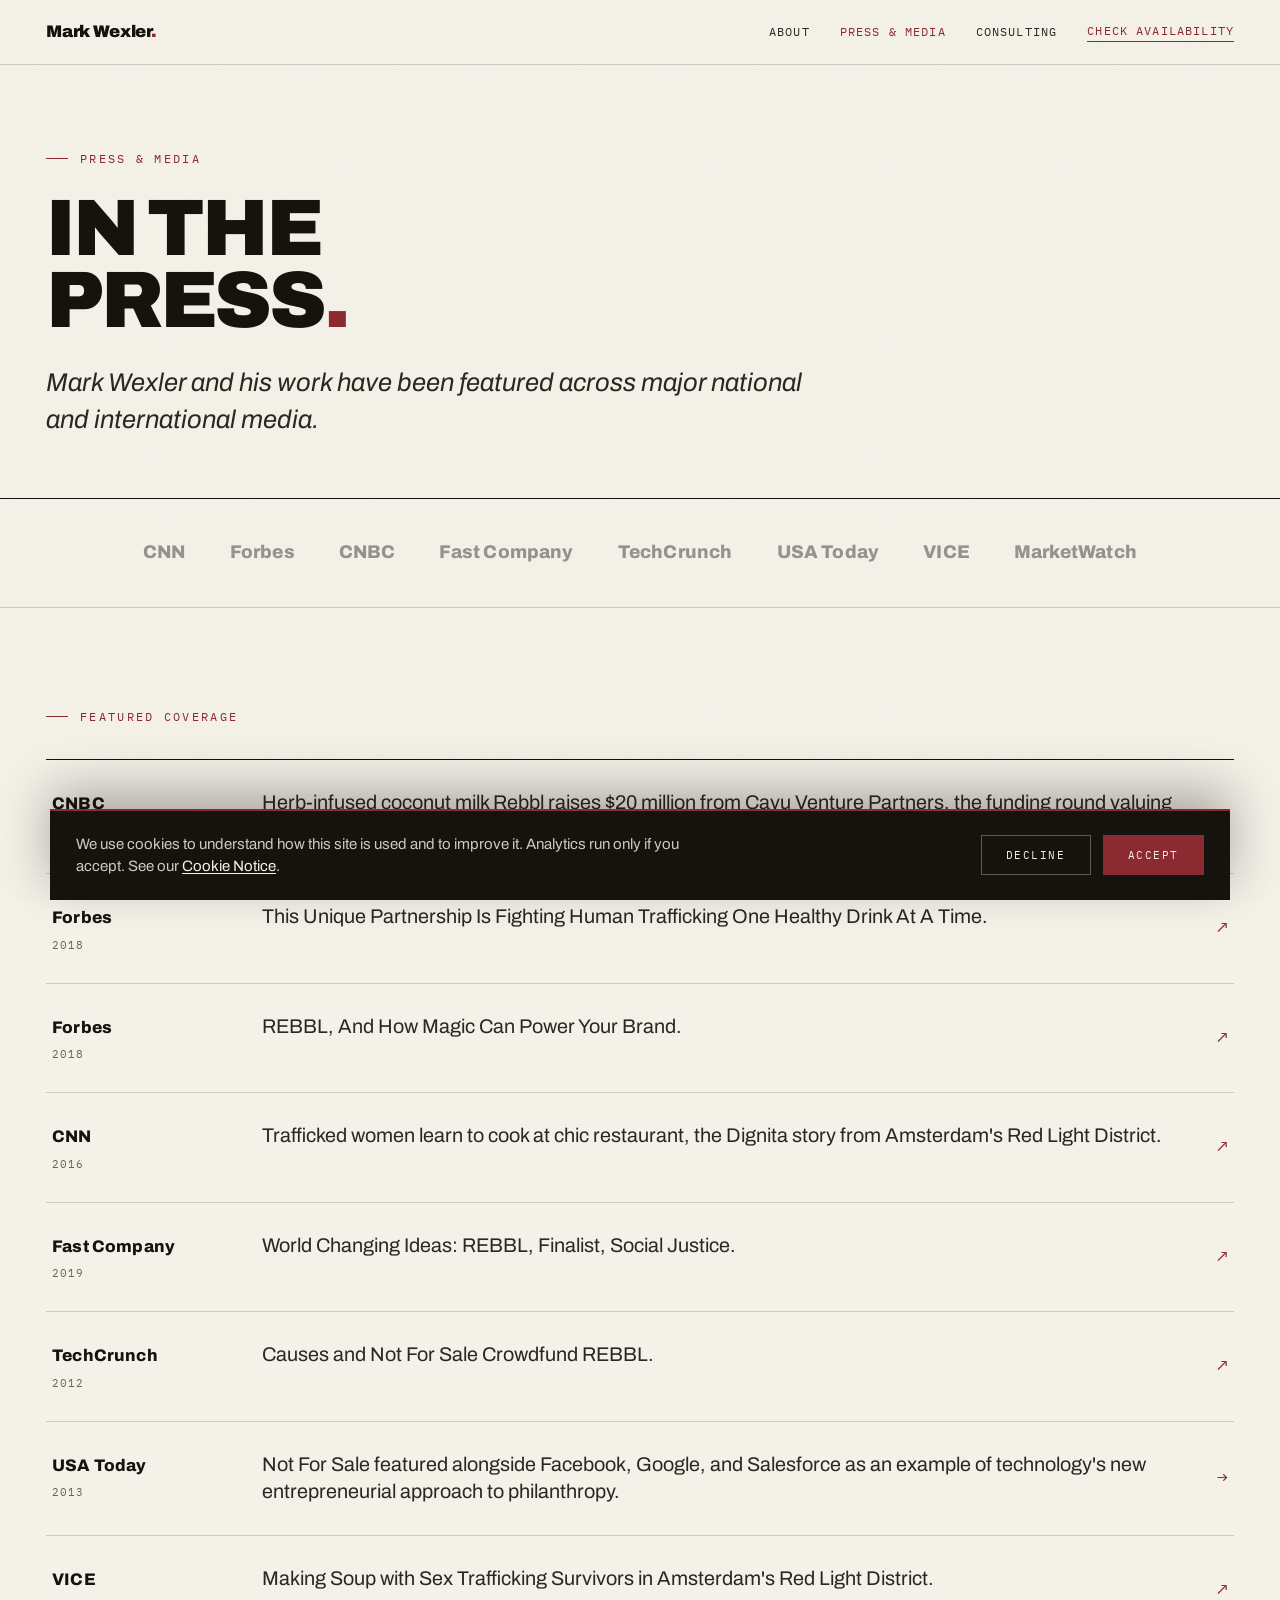
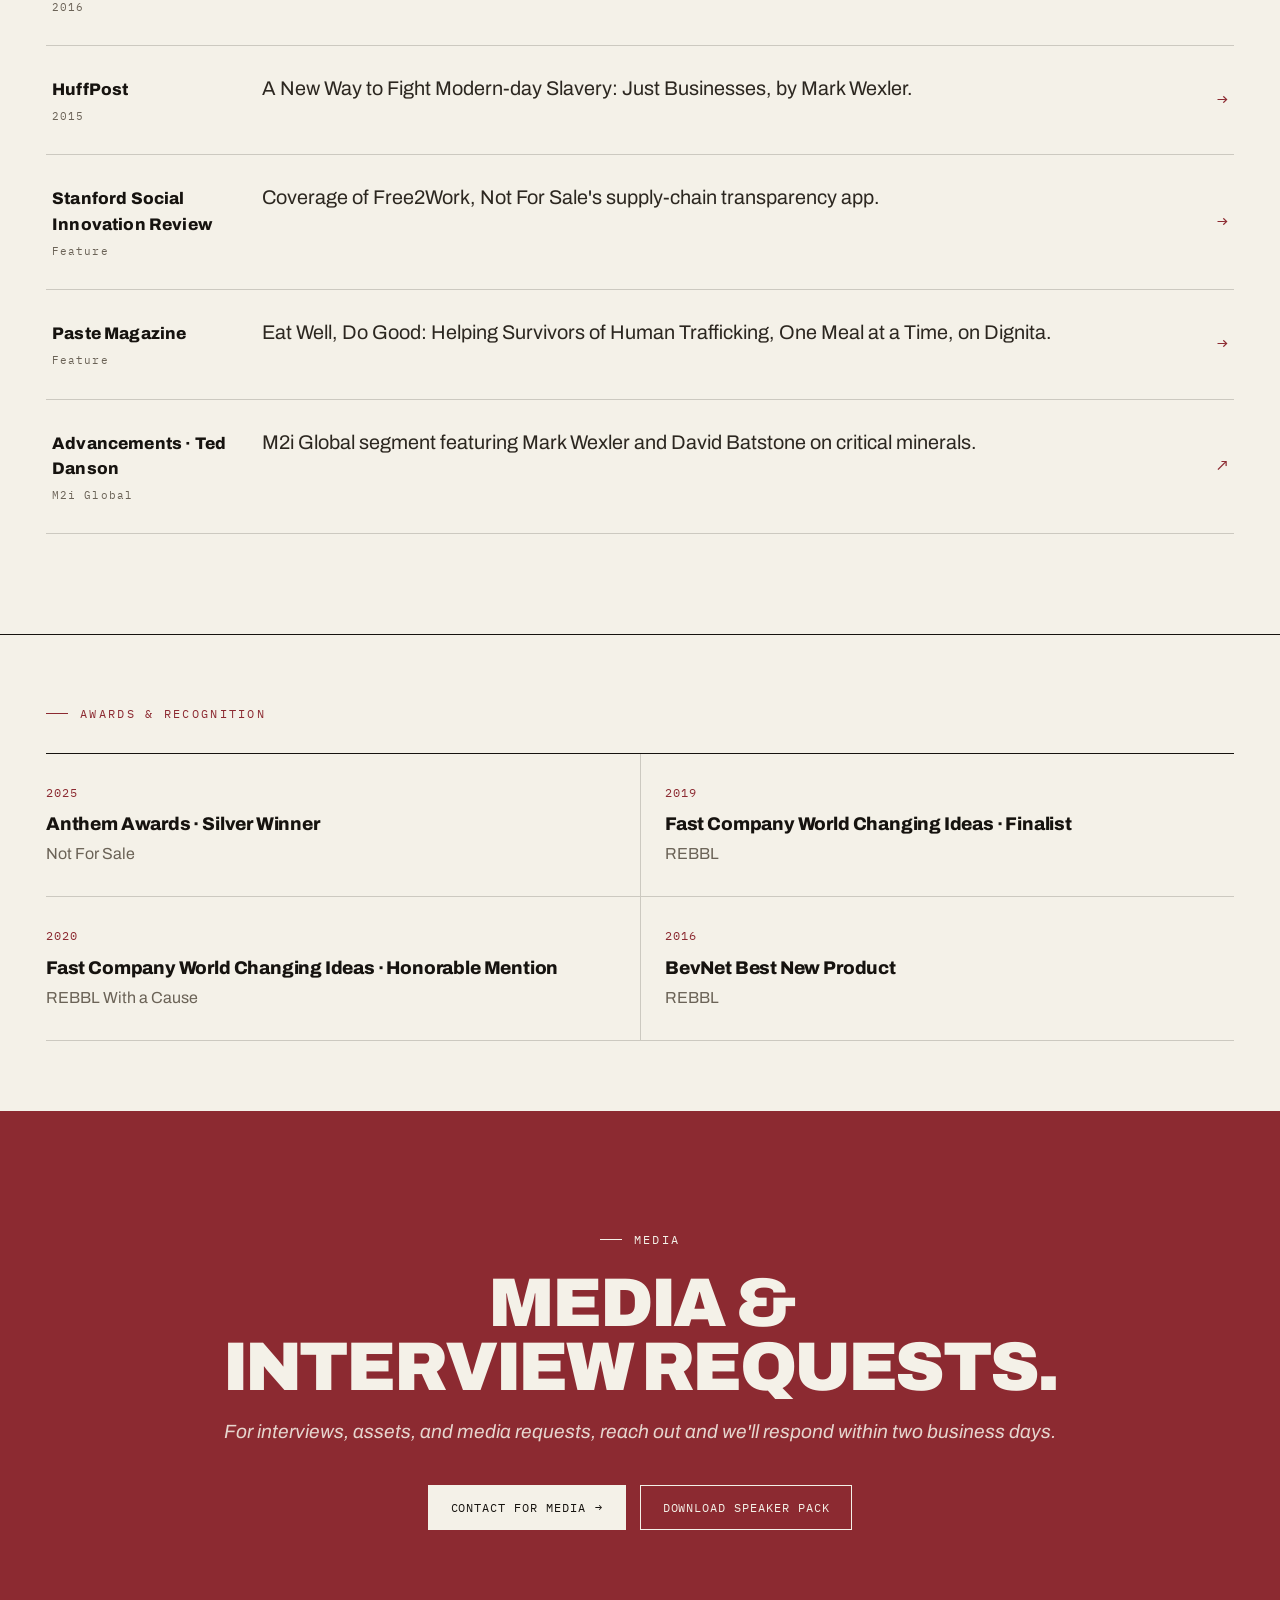
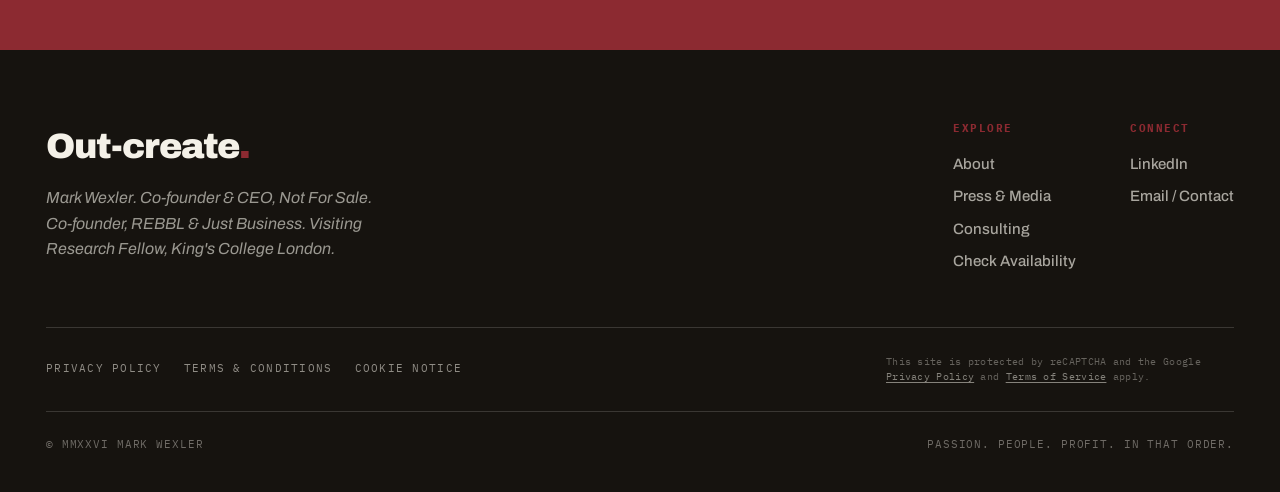
<file: press.html>
<!doctype html>
<html lang="en">
<head>
<meta charset="utf-8" />
<meta name="viewport" content="width=device-width, initial-scale=1" />
<link rel="icon" href="data:image/svg+xml,<svg xmlns='http://www.w3.org/2000/svg' viewBox='0 0 100 100'><rect width='100' height='100' fill='%2316130f'/><text x='9' y='70' font-family='Archivo,Helvetica,Arial,sans-serif' font-weight='900' font-size='44' fill='%23f4f1e8'>MW<tspan fill='%238c2a31'>.</tspan></text></svg>" />
<title>Mark Wexler · Press &amp; Media</title>
<meta name="description" content="Mark Wexler and his work, at Not For Sale, REBBL, and Dignita, featured across CNN, Forbes, CNBC, Fast Company, TechCrunch, and more." />
<link rel="preconnect" href="https://fonts.googleapis.com">
<link rel="preconnect" href="https://fonts.gstatic.com" crossorigin>
<link href="https://fonts.googleapis.com/css2?family=Archivo:ital,wght@0,400;0,500;0,600;0,700;0,800;0,900;1,400;1,500;1,600&family=IBM+Plex+Mono:wght@400;500&display=swap" rel="stylesheet">
<link rel="stylesheet" href="assets/site.css">
</head>
<body>

<header id="hdr" class="solid">
  <div class="wrap nav">
    <a class="brand" href="index.html">Mark Wexler<span class="d">.</span></a>
    <nav class="nav-links">
      <a href="about.html">About</a>
      <a href="press.html" class="active">Press &amp; Media</a>
      <a href="consulting.html">Consulting</a>
      <a href="contact.html" class="nav-cta">Check availability</a>
    </nav>
    <button class="navtoggle" aria-label="Menu" aria-expanded="false"><i></i></button>
  </div>
</header>

<!-- HEAD -->
<section class="pagehead">
  <div class="wrap">
    <div class="kick">Press &amp; Media</div>
    <h1>In the<br>press<span class="dot">.</span></h1>
    <p class="lead">Mark Wexler and his work have been featured across major national and international media.</p>
  </div>
</section>

<!-- LOGO BAR -->
<section class="seenin">
  <div class="wrap">
    <div class="logo-bar">
      <span style="opacity:.42;filter:grayscale(1);font-family:var(--disp);font-weight:800">CNN</span>
      <span style="opacity:.42;filter:grayscale(1);font-family:var(--disp);font-weight:800">Forbes</span>
      <span style="opacity:.42;filter:grayscale(1);font-family:var(--disp);font-weight:800">CNBC</span>
      <span style="opacity:.42;filter:grayscale(1);font-family:var(--disp);font-weight:800">Fast Company</span>
      <span style="opacity:.42;filter:grayscale(1);font-family:var(--disp);font-weight:800">TechCrunch</span>
      <span style="opacity:.42;filter:grayscale(1);font-family:var(--disp);font-weight:800">USA Today</span>
      <span style="opacity:.42;filter:grayscale(1);font-family:var(--disp);font-weight:800">VICE</span>
      <span style="opacity:.42;filter:grayscale(1);font-family:var(--disp);font-weight:800">MarketWatch</span>
    </div>
  </div>
</section>

<!-- FEATURED COVERAGE -->
<section class="section">
  <div class="wrap">
    <div class="kick" style="margin-bottom:34px">Featured coverage</div>

    <a class="press-item" href="https://www.cnbc.com/2018/05/18/rebbl-raises-20-million-from-cavu-venture-partners.html" target="_blank" rel="noopener">
      <div class="outlet">CNBC<span class="yr">2018</span></div>
      <h3>Herb-infused coconut milk Rebbl raises $20 million from Cavu Venture Partners, the funding round valuing the company at close to $100 million.</h3>
      <span class="go">↗</span>
    </a>
    <a class="press-item" href="https://www.forbes.com/sites/saraweinreb/2018/08/21/this-unique-partnership-is-fighting-human-trafficking-one-healthy-drink-at-a-time/" target="_blank" rel="noopener">
      <div class="outlet">Forbes<span class="yr">2018</span></div>
      <h3>This Unique Partnership Is Fighting Human Trafficking One Healthy Drink At A Time.</h3>
      <span class="go">↗</span>
    </a>
    <a class="press-item" href="https://www.forbes.com/sites/paulearle/2018/02/20/rebbl-and-how-magic-can-power-your-brand/" target="_blank" rel="noopener">
      <div class="outlet">Forbes<span class="yr">2018</span></div>
      <h3>REBBL, And How Magic Can Power Your Brand.</h3>
      <span class="go">↗</span>
    </a>
    <a class="press-item" href="https://edition.cnn.com/2016/09/26/europe/amsterdam-trafficking-dignita/index.html" target="_blank" rel="noopener">
      <div class="outlet">CNN<span class="yr">2016</span></div>
      <h3>Trafficked women learn to cook at chic restaurant, the Dignita story from Amsterdam's Red Light District.</h3>
      <span class="go">↗</span>
    </a>
    <a class="press-item" href="https://www.fastcompany.com/90329244/world-changing-ideas-2019-all-the-winners-finalists-and-honorable-mentions" target="_blank" rel="noopener">
      <div class="outlet">Fast Company<span class="yr">2019</span></div>
      <h3>World Changing Ideas: REBBL, Finalist, Social Justice.</h3>
      <span class="go">↗</span>
    </a>
    <a class="press-item" href="https://techcrunch.com/2012/07/25/causes-not-for-sale-rebbl/" target="_blank" rel="noopener">
      <div class="outlet">TechCrunch<span class="yr">2012</span></div>
      <h3>Causes and Not For Sale Crowdfund REBBL.</h3>
      <span class="go">↗</span>
    </a>
    <a class="press-item" href="contact.html">
      <div class="outlet">USA Today<span class="yr">2013</span></div>
      <h3>Not For Sale featured alongside Facebook, Google, and Salesforce as an example of technology's new entrepreneurial approach to philanthropy.</h3>
      <span class="go">→</span>
    </a>
    <a class="press-item" href="https://www.vice.com/en/article/making-soup-with-sex-trafficking-survivors-in-amsterdams-red-light-district/" target="_blank" rel="noopener">
      <div class="outlet">VICE<span class="yr">2016</span></div>
      <h3>Making Soup with Sex Trafficking Survivors in Amsterdam's Red Light District.</h3>
      <span class="go">↗</span>
    </a>
    <a class="press-item" href="contact.html">
      <div class="outlet">HuffPost<span class="yr">2015</span></div>
      <h3>A New Way to Fight Modern-day Slavery: Just Businesses, by Mark Wexler.</h3>
      <span class="go">→</span>
    </a>
    <a class="press-item" href="contact.html">
      <div class="outlet">Stanford Social Innovation Review<span class="yr">Feature</span></div>
      <h3>Coverage of Free2Work, Not For Sale's supply-chain transparency app.</h3>
      <span class="go">→</span>
    </a>
    <a class="press-item" href="contact.html">
      <div class="outlet">Paste Magazine<span class="yr">Feature</span></div>
      <h3>Eat Well, Do Good: Helping Survivors of Human Trafficking, One Meal at a Time, on Dignita.</h3>
      <span class="go">→</span>
    </a>
    <a class="press-item" href="https://www.m2i.global/news/m2i-global-advancements-ted-danson-critical-minerals/" target="_blank" rel="noopener">
      <div class="outlet">Advancements · Ted Danson<span class="yr">M2i Global</span></div>
      <h3>M2i Global segment featuring Mark Wexler and David Batstone on critical minerals.</h3>
      <span class="go">↗</span>
    </a>
  </div>
</section>

<!-- AWARDS -->
<section class="section-tight divide">
  <div class="wrap">
    <div class="kick" style="margin-bottom:30px">Awards &amp; recognition</div>
    <div class="awards">
      <div class="award reveal"><div class="yr">2025</div><h3>Anthem Awards · Silver Winner</h3><p>Not For Sale</p></div>
      <div class="award reveal"><div class="yr">2019</div><h3>Fast Company World Changing Ideas · Finalist</h3><p>REBBL</p></div>
      <div class="award reveal"><div class="yr">2020</div><h3>Fast Company World Changing Ideas · Honorable Mention</h3><p>REBBL With a Cause</p></div>
      <div class="award reveal"><div class="yr">2016</div><h3>BevNet Best New Product</h3><p>REBBL</p></div>
    </div>
  </div>
</section>

<!-- MEDIA CONTACT CTA -->
<section class="cta">
  <div class="wrap">
    <div class="kick">Media</div>
    <h2>Media &amp;<br>interview requests.</h2>
    <p>For interviews, assets, and media requests, reach out and we'll respond within two business days.</p>
    <div class="cta-row">
      <a href="contact.html" class="btn btn-fill">Contact for media <span class="ar">→</span></a>
      <a href="assets/Mark_Wexler_Speaker_Pack.pdf" class="btn btn-line" download>Download speaker pack</a>
    </div>
  </div>
</section>

<!-- FOOTER -->
<footer>
  <div class="wrap">
    <div class="colophon">
      <div>
        <div class="b">Out-create<span class="d">.</span></div>
        <p class="ident">Mark Wexler. Co-founder &amp; CEO, Not For Sale. Co-founder, REBBL &amp; Just Business. Visiting Research Fellow, King's College London.</p>
      </div>
      <div class="foot-links">
        <div class="foot-col"><h4>Explore</h4><a href="about.html">About</a><a href="press.html">Press &amp; Media</a><a href="consulting.html">Consulting</a><a href="contact.html">Check Availability</a></div>
        <div class="foot-col"><h4>Connect</h4><a href="https://www.linkedin.com/in/mark-wexler" target="_blank" rel="noopener">LinkedIn</a><a href="contact.html">Email / Contact</a></div>
      </div>
    </div>
    <div class="foot-legal">
      <nav class="foot-legal-nav">
        <a href="privacy.html">Privacy Policy</a>
        <a href="terms.html">Terms &amp; Conditions</a>
        <a href="cookies.html">Cookie Notice</a>
      </nav>
      <p class="foot-recaptcha">This site is protected by reCAPTCHA and the Google <a href="https://policies.google.com/privacy" target="_blank" rel="noopener">Privacy Policy</a> and <a href="https://policies.google.com/terms" target="_blank" rel="noopener">Terms of Service</a> apply.</p>
    </div>
    <div class="foot-bot">
      <p>© MMXXVI Mark Wexler</p>
      <p>Passion. People. Profit. In that order.</p>
    </div>
  </div>
</footer>

<button class="totop" id="totop" aria-label="Back to top" title="Back to top"><svg viewBox="0 0 24 24" fill="none" stroke="currentColor" stroke-width="2" stroke-linecap="round" stroke-linejoin="round" aria-hidden="true"><path d="M12 19V5M5 12l7-7 7 7"/></svg></button>
<!-- COOKIE NOTICE -->
<div id="mw-cookie" class="mw-cookie" role="dialog" aria-label="Cookie notice" hidden>
  <div class="mw-cookie-in">
    <p class="mw-cookie-txt">We use cookies to understand how this site is used and to improve it. Analytics run only if you accept. See our <a href="cookies.html">Cookie Notice</a>.</p>
    <div class="mw-cookie-act">
      <button type="button" class="mw-c-btn mw-c-decline" data-cc="decline">Decline</button>
      <button type="button" class="mw-c-btn mw-c-accept" data-cc="accept">Accept</button>
    </div>
  </div>
</div>
<script src="assets/app.js"></script>
</body>
</html>
</file>
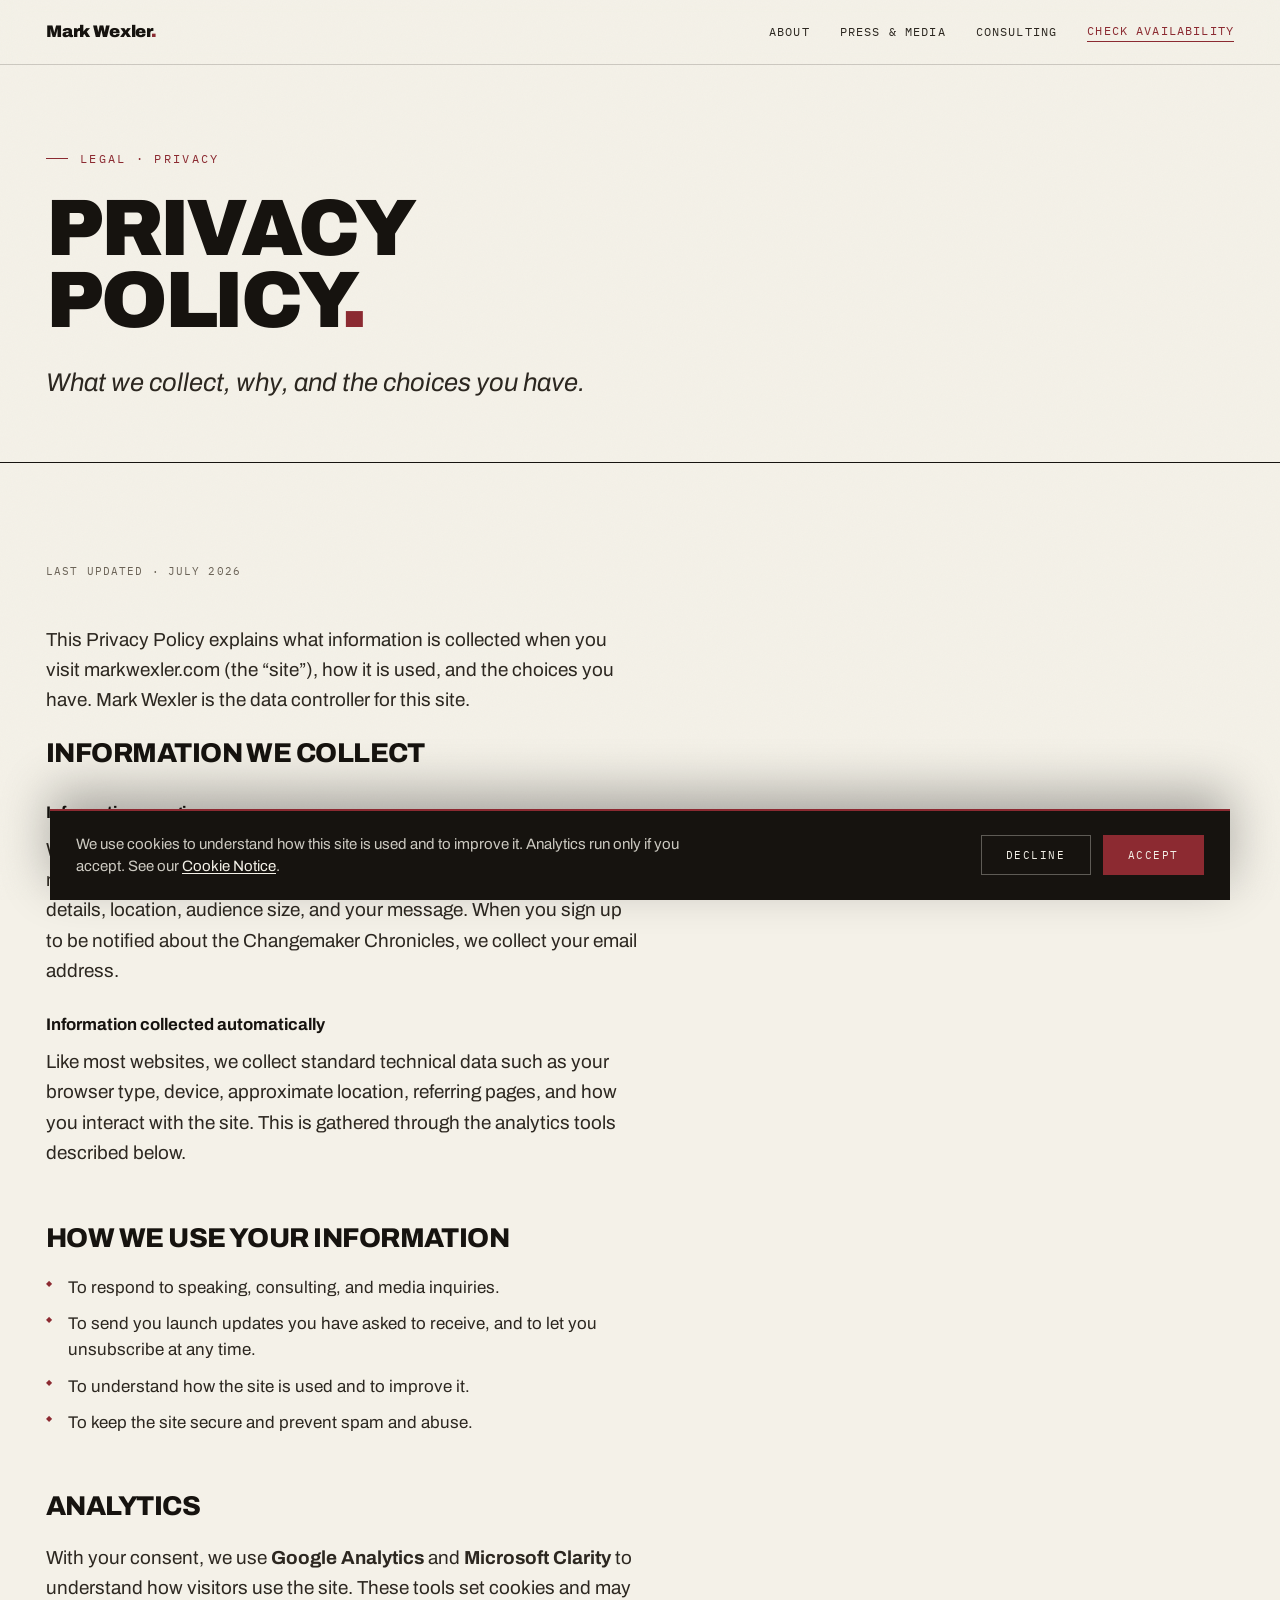
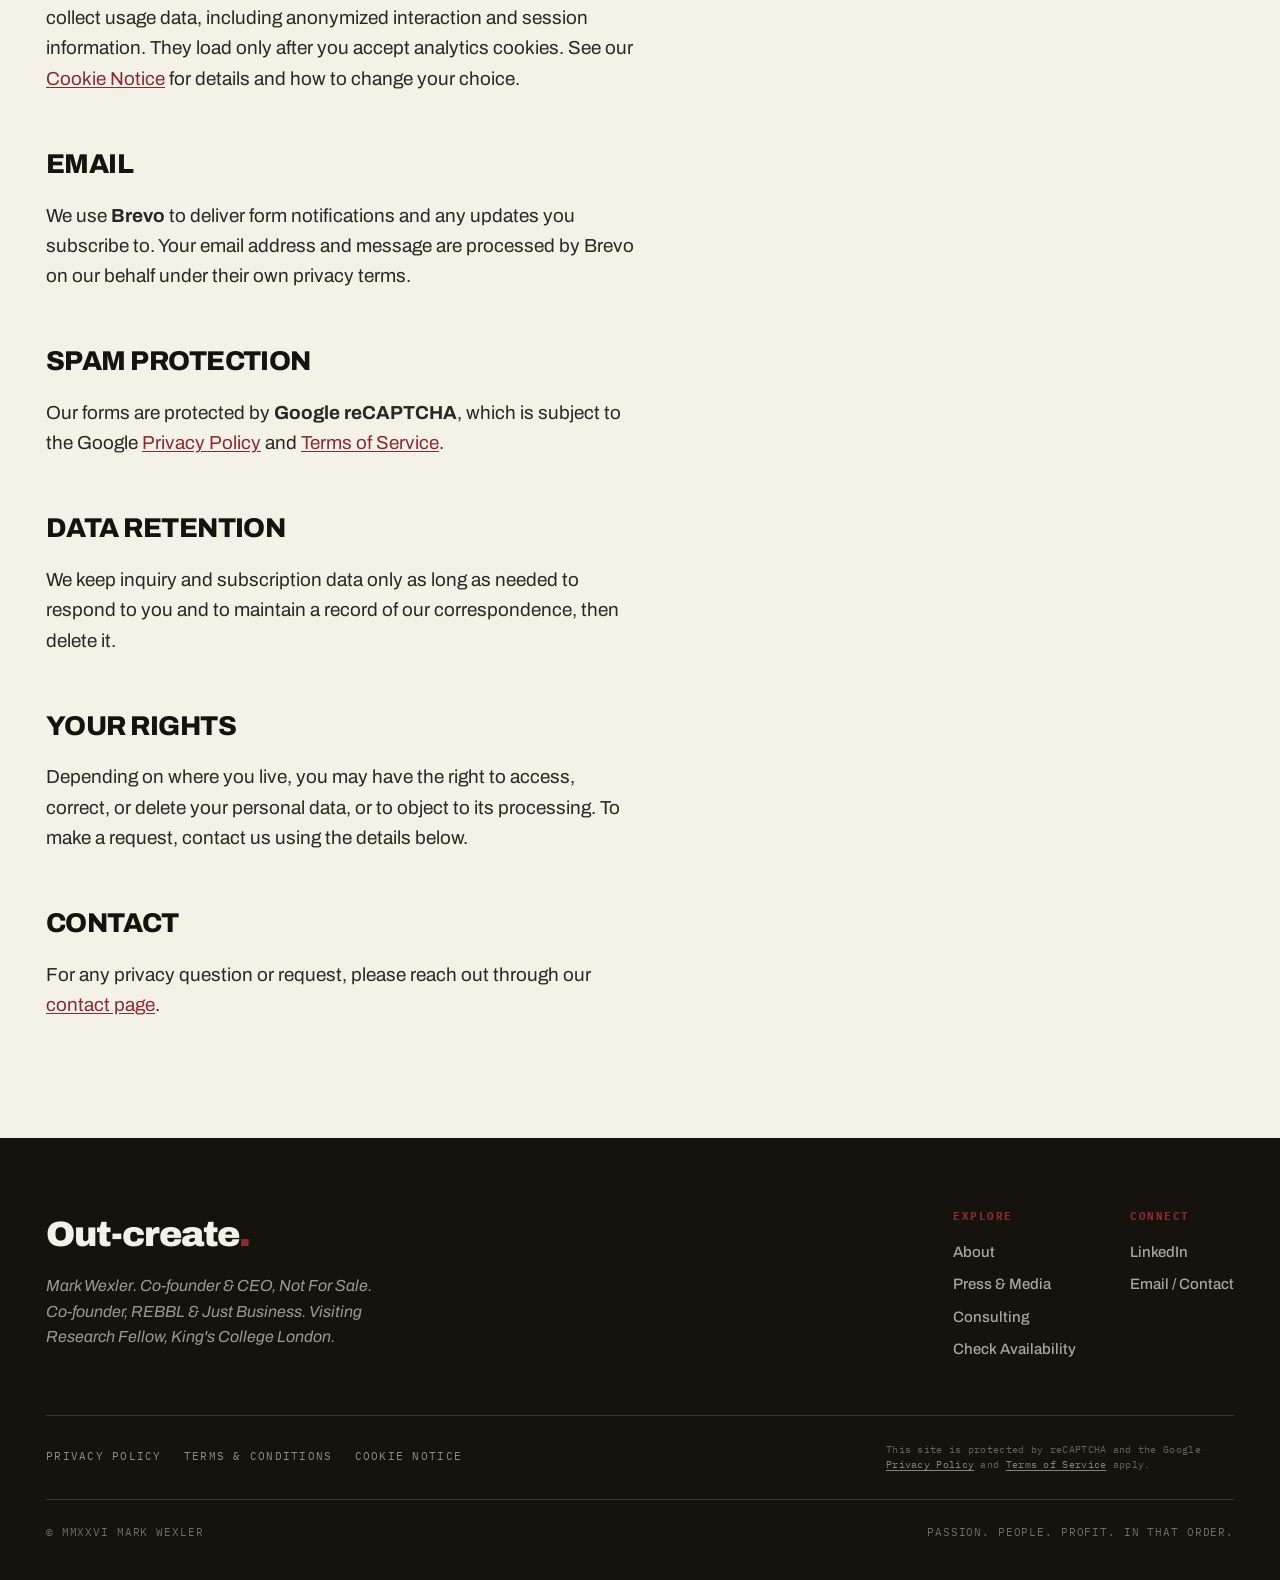
<file: privacy.html>
<!doctype html>
<html lang="en">
<head>
<meta charset="utf-8" />
<meta name="viewport" content="width=device-width, initial-scale=1" />
<link rel="icon" href="data:image/svg+xml,<svg xmlns='http://www.w3.org/2000/svg' viewBox='0 0 100 100'><rect width='100' height='100' fill='%2316130f'/><text x='9' y='70' font-family='Archivo,Helvetica,Arial,sans-serif' font-weight='900' font-size='44' fill='%23f4f1e8'>MW<tspan fill='%238c2a31'>.</tspan></text></svg>" />
<title>Mark Wexler · Privacy Policy</title>
<meta name="description" content="How markwexler.com collects, uses, and protects your information, including analytics, email, and reCAPTCHA." />
<link rel="preconnect" href="https://fonts.googleapis.com">
<link rel="preconnect" href="https://fonts.gstatic.com" crossorigin>
<link href="https://fonts.googleapis.com/css2?family=Archivo:ital,wght@0,400;0,500;0,600;0,700;0,800;0,900;1,400;1,500;1,600&family=IBM+Plex+Mono:wght@400;500&display=swap" rel="stylesheet">
<link rel="stylesheet" href="assets/site.css">
</head>
<body>

<header id="hdr" class="solid">
  <div class="wrap nav">
    <a class="brand" href="index.html">Mark Wexler<span class="d">.</span></a>
    <nav class="nav-links">
      <a href="about.html">About</a>
      <a href="press.html">Press &amp; Media</a>
      <a href="consulting.html">Consulting</a>
      <a href="contact.html" class="nav-cta">Check availability</a>
    </nav>
    <button class="navtoggle" aria-label="Menu" aria-expanded="false"><i></i></button>
  </div>
</header>

<!-- HEAD -->
<section class="pagehead">
  <div class="wrap">
    <div class="kick">Legal · Privacy</div>
    <h1>Privacy<br>Policy<span class="dot">.</span></h1>
    <p class="lead">What we collect, why, and the choices you have.</p>
  </div>
</section>

<!-- BODY -->
<section class="section">
  <div class="wrap">
    <div class="legal">
<p class="upd">Last updated · July 2026</p>
      <p>This Privacy Policy explains what information is collected when you visit markwexler.com (the &ldquo;site&rdquo;), how it is used, and the choices you have. Mark Wexler is the data controller for this site.</p>
      <h2>Information we collect</h2>
      <h3>Information you give us</h3>
      <p>When you use the contact form, we collect the details you submit: your name, email address, organization, inquiry type, event or engagement details, location, audience size, and your message. When you sign up to be notified about the Changemaker Chronicles, we collect your email address.</p>
      <h3>Information collected automatically</h3>
      <p>Like most websites, we collect standard technical data such as your browser type, device, approximate location, referring pages, and how you interact with the site. This is gathered through the analytics tools described below.</p>
      <h2>How we use your information</h2>
      <ul>
        <li>To respond to speaking, consulting, and media inquiries.</li>
        <li>To send you launch updates you have asked to receive, and to let you unsubscribe at any time.</li>
        <li>To understand how the site is used and to improve it.</li>
        <li>To keep the site secure and prevent spam and abuse.</li>
      </ul>
      <h2>Analytics</h2>
      <p>With your consent, we use <strong>Google Analytics</strong> and <strong>Microsoft Clarity</strong> to understand how visitors use the site. These tools set cookies and may collect usage data, including anonymized interaction and session information. They load only after you accept analytics cookies. See our <a href="cookies.html">Cookie Notice</a> for details and how to change your choice.</p>
      <h2>Email</h2>
      <p>We use <strong>Brevo</strong> to deliver form notifications and any updates you subscribe to. Your email address and message are processed by Brevo on our behalf under their own privacy terms.</p>
      <h2>Spam protection</h2>
      <p>Our forms are protected by <strong>Google reCAPTCHA</strong>, which is subject to the Google <a href="https://policies.google.com/privacy" target="_blank" rel="noopener">Privacy Policy</a> and <a href="https://policies.google.com/terms" target="_blank" rel="noopener">Terms of Service</a>.</p>
      <h2>Data retention</h2>
      <p>We keep inquiry and subscription data only as long as needed to respond to you and to maintain a record of our correspondence, then delete it.</p>
      <h2>Your rights</h2>
      <p>Depending on where you live, you may have the right to access, correct, or delete your personal data, or to object to its processing. To make a request, contact us using the details below.</p>
      <h2>Contact</h2>
      <p>For any privacy question or request, please reach out through our <a href="contact.html">contact page</a>.</p>
    </div>
  </div>
</section>

<!-- FOOTER -->
<footer>
  <div class="wrap">
    <div class="colophon">
      <div>
        <div class="b">Out-create<span class="d">.</span></div>
        <p class="ident">Mark Wexler. Co-founder &amp; CEO, Not For Sale. Co-founder, REBBL &amp; Just Business. Visiting Research Fellow, King's College London.</p>
      </div>
      <div class="foot-links">
        <div class="foot-col"><h4>Explore</h4><a href="about.html">About</a><a href="press.html">Press &amp; Media</a><a href="consulting.html">Consulting</a><a href="contact.html">Check Availability</a></div>
        <div class="foot-col"><h4>Connect</h4><a href="https://www.linkedin.com/in/mark-wexler" target="_blank" rel="noopener">LinkedIn</a><a href="contact.html">Email / Contact</a></div>
      </div>
    </div>
    <div class="foot-legal">
      <nav class="foot-legal-nav">
        <a href="privacy.html">Privacy Policy</a>
        <a href="terms.html">Terms &amp; Conditions</a>
        <a href="cookies.html">Cookie Notice</a>
      </nav>
      <p class="foot-recaptcha">This site is protected by reCAPTCHA and the Google <a href="https://policies.google.com/privacy" target="_blank" rel="noopener">Privacy Policy</a> and <a href="https://policies.google.com/terms" target="_blank" rel="noopener">Terms of Service</a> apply.</p>
    </div>
    <div class="foot-bot">
      <p>© MMXXVI Mark Wexler</p>
      <p>Passion. People. Profit. In that order.</p>
    </div>
  </div>
</footer>

<button class="totop" id="totop" aria-label="Back to top" title="Back to top"><svg viewBox="0 0 24 24" fill="none" stroke="currentColor" stroke-width="2" stroke-linecap="round" stroke-linejoin="round" aria-hidden="true"><path d="M12 19V5M5 12l7-7 7 7"/></svg></button>
<!-- COOKIE NOTICE -->
<div id="mw-cookie" class="mw-cookie" role="dialog" aria-label="Cookie notice" hidden>
  <div class="mw-cookie-in">
    <p class="mw-cookie-txt">We use cookies to understand how this site is used and to improve it. Analytics run only if you accept. See our <a href="cookies.html">Cookie Notice</a>.</p>
    <div class="mw-cookie-act">
      <button type="button" class="mw-c-btn mw-c-decline" data-cc="decline">Decline</button>
      <button type="button" class="mw-c-btn mw-c-accept" data-cc="accept">Accept</button>
    </div>
  </div>
</div>
<script src="assets/app.js"></script>
</body>
</html>
</file>
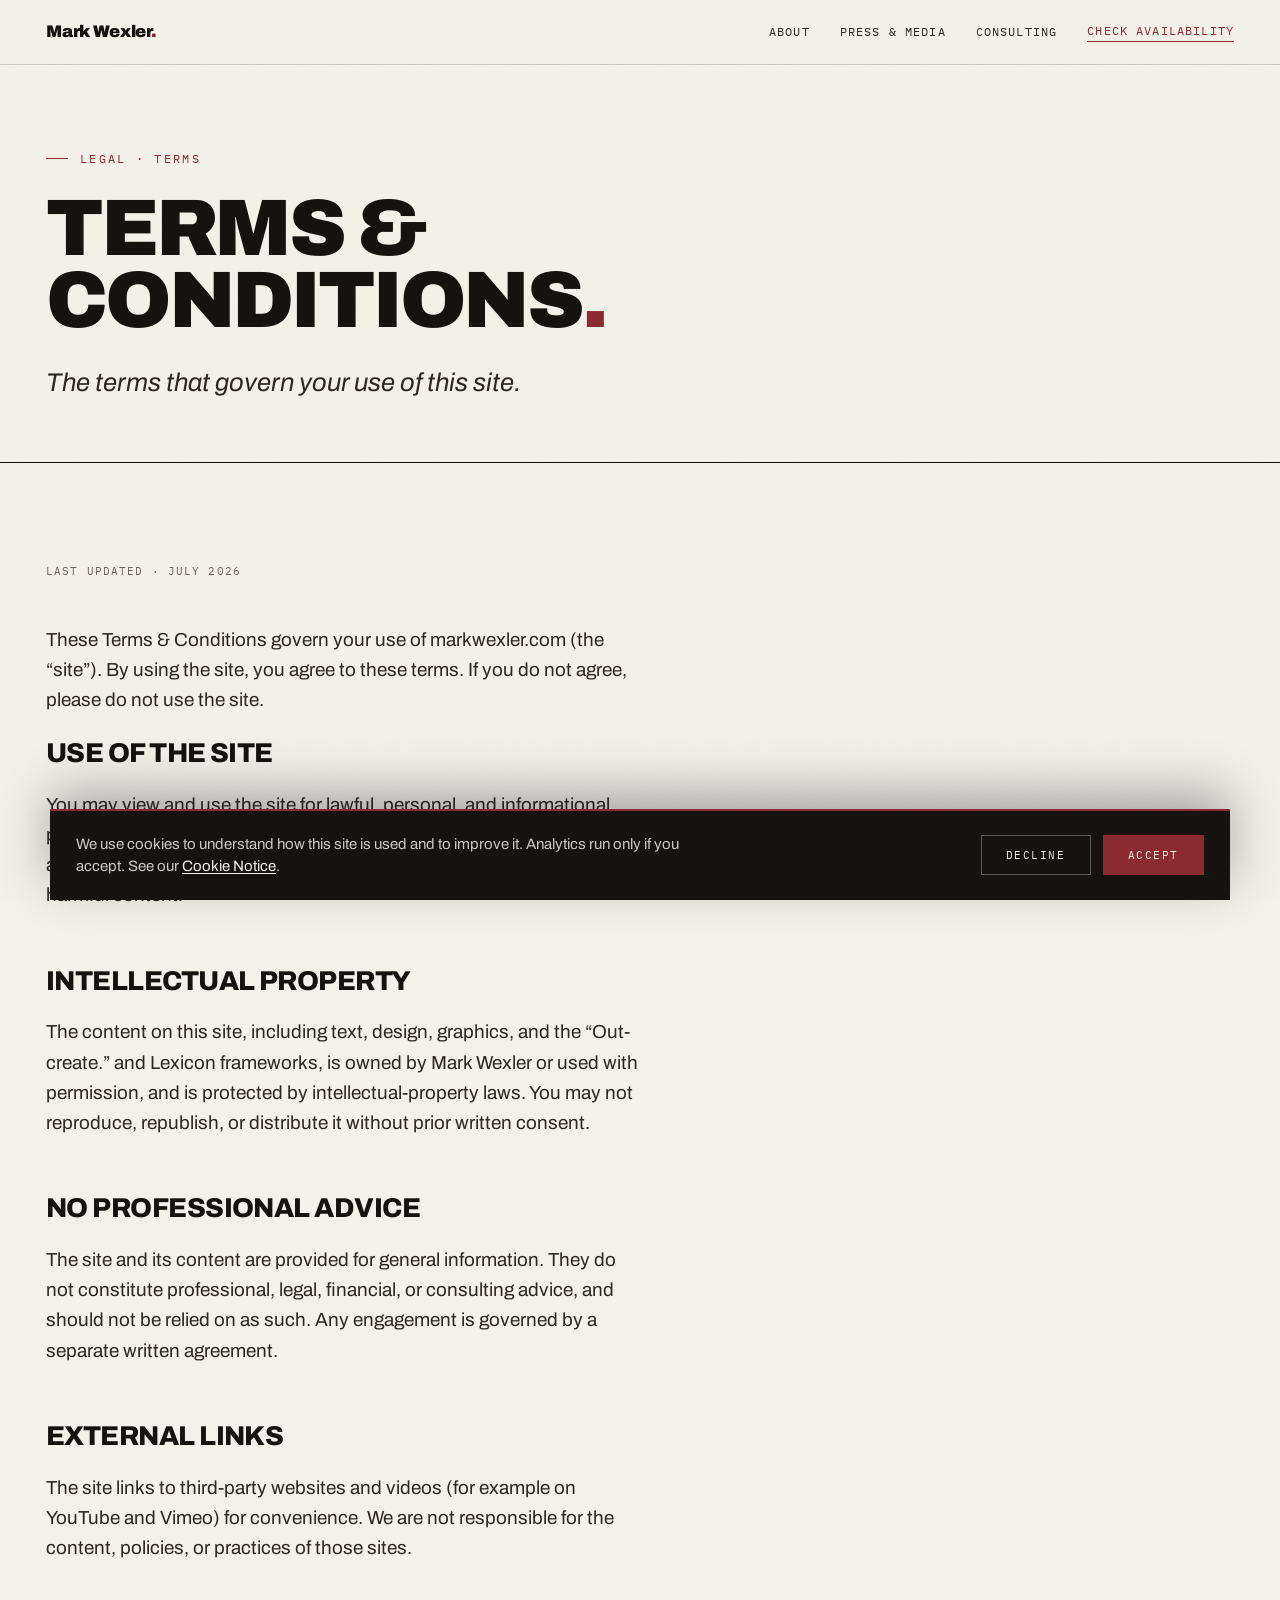
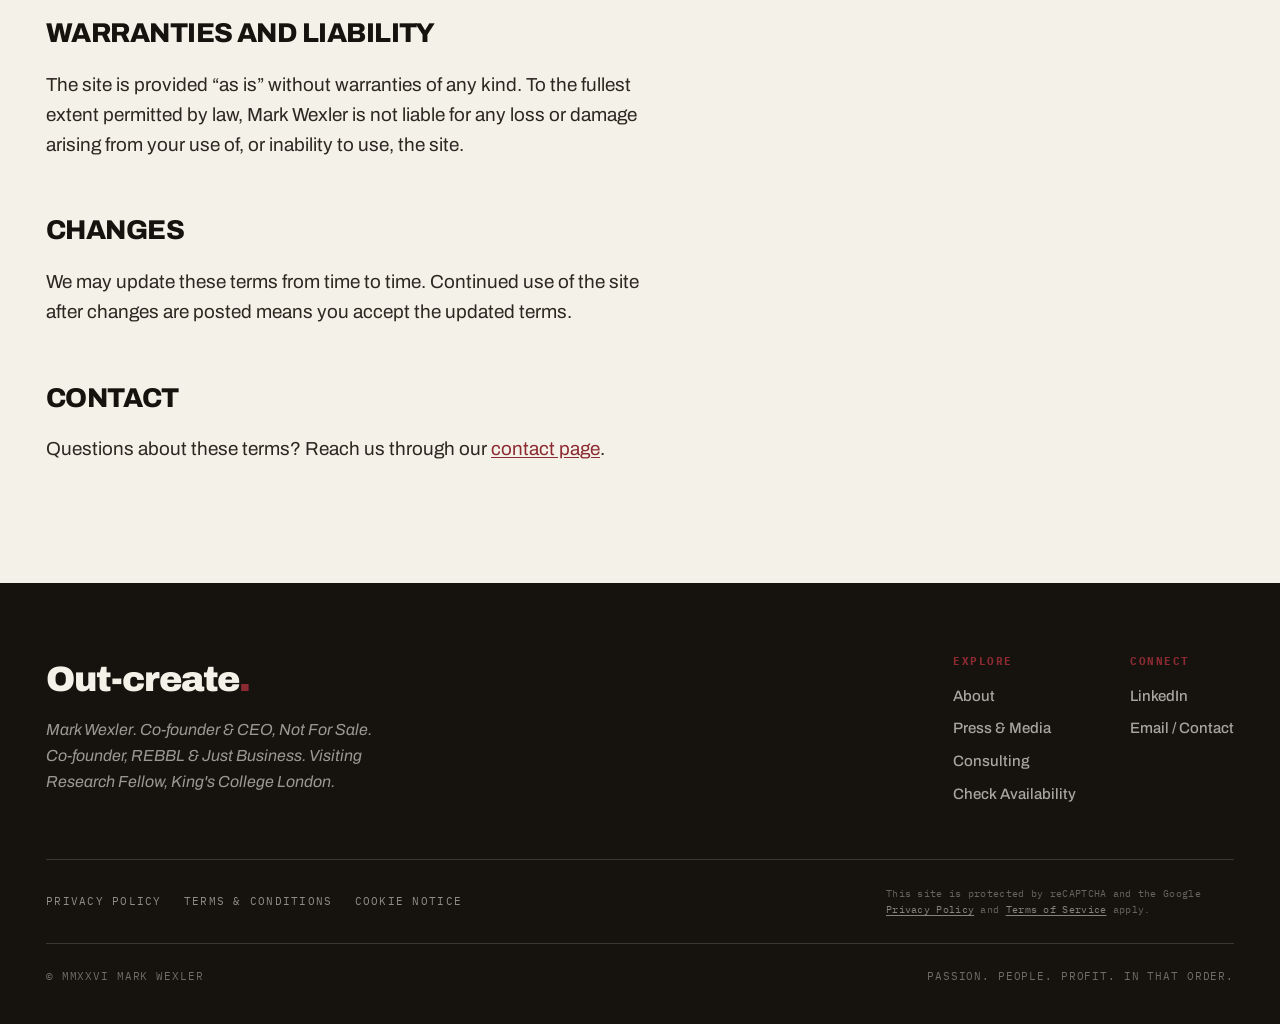
<file: terms.html>
<!doctype html>
<html lang="en">
<head>
<meta charset="utf-8" />
<meta name="viewport" content="width=device-width, initial-scale=1" />
<link rel="icon" href="data:image/svg+xml,<svg xmlns='http://www.w3.org/2000/svg' viewBox='0 0 100 100'><rect width='100' height='100' fill='%2316130f'/><text x='9' y='70' font-family='Archivo,Helvetica,Arial,sans-serif' font-weight='900' font-size='44' fill='%23f4f1e8'>MW<tspan fill='%238c2a31'>.</tspan></text></svg>" />
<title>Mark Wexler · Terms &amp; Conditions</title>
<meta name="description" content="The terms that govern your use of markwexler.com." />
<link rel="preconnect" href="https://fonts.googleapis.com">
<link rel="preconnect" href="https://fonts.gstatic.com" crossorigin>
<link href="https://fonts.googleapis.com/css2?family=Archivo:ital,wght@0,400;0,500;0,600;0,700;0,800;0,900;1,400;1,500;1,600&family=IBM+Plex+Mono:wght@400;500&display=swap" rel="stylesheet">
<link rel="stylesheet" href="assets/site.css">
</head>
<body>

<header id="hdr" class="solid">
  <div class="wrap nav">
    <a class="brand" href="index.html">Mark Wexler<span class="d">.</span></a>
    <nav class="nav-links">
      <a href="about.html">About</a>
      <a href="press.html">Press &amp; Media</a>
      <a href="consulting.html">Consulting</a>
      <a href="contact.html" class="nav-cta">Check availability</a>
    </nav>
    <button class="navtoggle" aria-label="Menu" aria-expanded="false"><i></i></button>
  </div>
</header>

<!-- HEAD -->
<section class="pagehead">
  <div class="wrap">
    <div class="kick">Legal · Terms</div>
    <h1>Terms &amp;<br>Conditions<span class="dot">.</span></h1>
    <p class="lead">The terms that govern your use of this site.</p>
  </div>
</section>

<!-- BODY -->
<section class="section">
  <div class="wrap">
    <div class="legal">
<p class="upd">Last updated · July 2026</p>
      <p>These Terms &amp; Conditions govern your use of markwexler.com (the &ldquo;site&rdquo;). By using the site, you agree to these terms. If you do not agree, please do not use the site.</p>
      <h2>Use of the site</h2>
      <p>You may view and use the site for lawful, personal, and informational purposes. You agree not to misuse the site, interfere with its operation, attempt to access it in any unauthorized way, or use it to send spam or harmful content.</p>
      <h2>Intellectual property</h2>
      <p>The content on this site, including text, design, graphics, and the &ldquo;Out-create.&rdquo; and Lexicon frameworks, is owned by Mark Wexler or used with permission, and is protected by intellectual-property laws. You may not reproduce, republish, or distribute it without prior written consent.</p>
      <h2>No professional advice</h2>
      <p>The site and its content are provided for general information. They do not constitute professional, legal, financial, or consulting advice, and should not be relied on as such. Any engagement is governed by a separate written agreement.</p>
      <h2>External links</h2>
      <p>The site links to third-party websites and videos (for example on YouTube and Vimeo) for convenience. We are not responsible for the content, policies, or practices of those sites.</p>
      <h2>Warranties and liability</h2>
      <p>The site is provided &ldquo;as is&rdquo; without warranties of any kind. To the fullest extent permitted by law, Mark Wexler is not liable for any loss or damage arising from your use of, or inability to use, the site.</p>
      <h2>Changes</h2>
      <p>We may update these terms from time to time. Continued use of the site after changes are posted means you accept the updated terms.</p>
      <h2>Contact</h2>
      <p>Questions about these terms? Reach us through our <a href="contact.html">contact page</a>.</p>
    </div>
  </div>
</section>

<!-- FOOTER -->
<footer>
  <div class="wrap">
    <div class="colophon">
      <div>
        <div class="b">Out-create<span class="d">.</span></div>
        <p class="ident">Mark Wexler. Co-founder &amp; CEO, Not For Sale. Co-founder, REBBL &amp; Just Business. Visiting Research Fellow, King's College London.</p>
      </div>
      <div class="foot-links">
        <div class="foot-col"><h4>Explore</h4><a href="about.html">About</a><a href="press.html">Press &amp; Media</a><a href="consulting.html">Consulting</a><a href="contact.html">Check Availability</a></div>
        <div class="foot-col"><h4>Connect</h4><a href="https://www.linkedin.com/in/mark-wexler" target="_blank" rel="noopener">LinkedIn</a><a href="contact.html">Email / Contact</a></div>
      </div>
    </div>
    <div class="foot-legal">
      <nav class="foot-legal-nav">
        <a href="privacy.html">Privacy Policy</a>
        <a href="terms.html">Terms &amp; Conditions</a>
        <a href="cookies.html">Cookie Notice</a>
      </nav>
      <p class="foot-recaptcha">This site is protected by reCAPTCHA and the Google <a href="https://policies.google.com/privacy" target="_blank" rel="noopener">Privacy Policy</a> and <a href="https://policies.google.com/terms" target="_blank" rel="noopener">Terms of Service</a> apply.</p>
    </div>
    <div class="foot-bot">
      <p>© MMXXVI Mark Wexler</p>
      <p>Passion. People. Profit. In that order.</p>
    </div>
  </div>
</footer>

<button class="totop" id="totop" aria-label="Back to top" title="Back to top"><svg viewBox="0 0 24 24" fill="none" stroke="currentColor" stroke-width="2" stroke-linecap="round" stroke-linejoin="round" aria-hidden="true"><path d="M12 19V5M5 12l7-7 7 7"/></svg></button>
<!-- COOKIE NOTICE -->
<div id="mw-cookie" class="mw-cookie" role="dialog" aria-label="Cookie notice" hidden>
  <div class="mw-cookie-in">
    <p class="mw-cookie-txt">We use cookies to understand how this site is used and to improve it. Analytics run only if you accept. See our <a href="cookies.html">Cookie Notice</a>.</p>
    <div class="mw-cookie-act">
      <button type="button" class="mw-c-btn mw-c-decline" data-cc="decline">Decline</button>
      <button type="button" class="mw-c-btn mw-c-accept" data-cc="accept">Accept</button>
    </div>
  </div>
</div>
<script src="assets/app.js"></script>
</body>
</html>
</file>
<file: assets/site.css>
/* ============================================================
   Mark Wexler, Out-create.  |  Shared site styles
   Editorial (Lexicon) direction. Paper, ink, oxblood.
   ============================================================ */

:root{
  --paper:#f4f1e8;
  --paper-2:#ece7da;
  --ink:#16130f;
  --ink-2:#2c2720;
  --grey:#6b6357;
  --ox:#8c2a31;
  --ox-2:#6f1e24;
  --line:rgba(22,19,15,.18);
  --line-soft:rgba(22,19,15,.10);
  --line-d:rgba(244,241,232,.16);
  --disp:"Archivo",system-ui,sans-serif;
  --serif:"Archivo",system-ui,sans-serif;
  --mono:"IBM Plex Mono",monospace;
  --body:"Archivo",system-ui,sans-serif;
}
*{box-sizing:border-box;margin:0;padding:0}
html{scroll-behavior:smooth}
body{background:var(--paper);color:var(--ink);font-family:var(--body);line-height:1.5;-webkit-font-smoothing:antialiased;overflow-x:hidden}
body::after{content:"";position:fixed;inset:0;z-index:9000;pointer-events:none;opacity:.03;mix-blend-mode:multiply;
  background-image:url("data:image/svg+xml,%3Csvg xmlns='http://www.w3.org/2000/svg' width='180' height='180'%3E%3Cfilter id='n'%3E%3CfeTurbulence type='fractalNoise' baseFrequency='.8' numOctaves='3'/%3E%3C/filter%3E%3Crect width='100%25' height='100%25' filter='url(%23n)'/%3E%3C/svg%3E")}
::selection{background:var(--ox);color:var(--paper)}
img{max-width:100%;display:block}
a{color:inherit}

.wrap{max-width:1340px;margin:0 auto;padding:0 46px}
@media(max-width:640px){.wrap{padding:0 22px}}
.mono{font-family:var(--mono);font-size:.72rem;letter-spacing:.14em;text-transform:uppercase}
.kick{font-family:var(--mono);font-size:.72rem;letter-spacing:.2em;text-transform:uppercase;color:var(--ox);display:flex;align-items:center;gap:12px}
.kick::before{content:"";width:22px;height:1px;background:var(--ox)}

/* ---------- NAV / MASTHEAD ---------- */
header{position:fixed;top:0;left:0;right:0;z-index:1000;transition:.4s;border-bottom:1px solid transparent}
header.scrolled{background:rgba(244,241,232,.92);backdrop-filter:blur(12px);border-bottom:1px solid var(--line)}
header.solid{background:rgba(244,241,232,.92);backdrop-filter:blur(12px);border-bottom:1px solid var(--line)}
.nav{display:flex;align-items:center;justify-content:space-between;height:64px}
.nav .brand{font-family:var(--disp);font-weight:900;font-size:1.05rem;letter-spacing:-.01em;text-decoration:none;color:var(--ink);opacity:0;transition:opacity .4s}
header.scrolled .nav .brand,header.solid .nav .brand{opacity:1}
.nav .brand .d{color:var(--ox)}
.nav-links{display:flex;gap:30px;align-items:center}
.nav-links a{font-family:var(--mono);font-size:.72rem;letter-spacing:.1em;text-transform:uppercase;color:var(--ink-2);text-decoration:none;transition:color .3s}
.nav-links a:hover,.nav-links a.active{color:var(--ox)}
.nav-cta{color:var(--ox)!important;border-bottom:1px solid var(--ox);padding-bottom:2px}
/* hamburger + mobile menu */
.navtoggle{display:none;width:44px;height:44px;background:none;border:0;cursor:pointer;padding:0;color:var(--ink);align-items:center;justify-content:center;z-index:1002}
.navtoggle i{position:relative;display:block;width:24px;height:2px;background:currentColor;transition:background .2s}
.navtoggle i::before,.navtoggle i::after{content:"";position:absolute;left:0;width:24px;height:2px;background:currentColor;transition:transform .3s,top .3s}
.navtoggle i::before{top:-7px}
.navtoggle i::after{top:7px}
body.nav-lock{overflow:hidden}
header.nav-open .navtoggle i{background:transparent}
header.nav-open .navtoggle i::before{top:0;transform:rotate(45deg)}
header.nav-open .navtoggle i::after{top:0;transform:rotate(-45deg)}
@media(max-width:880px){
  .navtoggle{display:flex}
  header.nav-open{background:rgba(244,241,232,.98);backdrop-filter:blur(12px);border-bottom:1px solid var(--line)}
  .nav-links{position:fixed;top:64px;left:0;right:0;background:var(--paper);border-bottom:1px solid var(--ink);flex-direction:column;align-items:stretch;gap:0;padding:6px 0 10px;
    transform:translateY(-14px);opacity:0;pointer-events:none;transition:opacity .3s,transform .3s;max-height:calc(100vh - 64px);overflow:auto}
  header.nav-open .nav-links{opacity:1;transform:none;pointer-events:auto}
  .nav-links a{display:block;padding:18px 22px;font-size:.84rem;border-top:1px solid var(--line-soft)}
  .nav-cta{border-bottom:0}
}

/* ---------- BUTTONS ---------- */
.btn{display:inline-flex;align-items:center;gap:9px;font-family:var(--mono);font-size:.74rem;letter-spacing:.08em;text-transform:uppercase;
  text-decoration:none;padding:13px 22px;transition:.25s;border:1px solid var(--ink);cursor:pointer;background:none}
.btn-fill{background:var(--ink);color:var(--paper)}
.btn-fill:hover{background:var(--ox);border-color:var(--ox)}
.btn-line{color:var(--ink)}
.btn-line:hover{background:var(--ink);color:var(--paper)}
.btn .ar{transition:transform .25s}.btn:hover .ar{transform:translateX(4px)}

/* ---------- HERO COVER (homepage) ---------- */
.cover{position:relative;min-height:100vh;display:flex;flex-direction:column;border-bottom:1px solid var(--ink)}
.masthead{display:flex;justify-content:space-between;align-items:flex-end;padding:88px 46px 16px;border-bottom:1px solid var(--ink);position:relative;z-index:5}
.masthead .title-mast{font-family:var(--disp);font-weight:900;font-size:clamp(1.1rem,2vw,1.4rem);letter-spacing:.02em}
.masthead .meta{display:flex;gap:26px}
.masthead .meta span{font-family:var(--mono);font-size:.7rem;letter-spacing:.12em;text-transform:uppercase;color:var(--grey)}
@media(max-width:640px){.masthead{padding:80px 22px 14px}.masthead .meta span:nth-child(2){display:none}}
.cover-body{flex:1;position:relative;display:grid;grid-template-columns:1fr 40%;align-items:stretch}
.cover-photo{position:relative;border-left:1px solid var(--ink);overflow:hidden}
.cover-photo img{position:absolute;inset:0;width:100%;height:100%;object-fit:cover;object-position:50% 18%;
  filter:grayscale(1) contrast(1.05);clip-path:inset(0 0 100% 0);animation:reveal 1.2s .5s cubic-bezier(.7,0,.2,1) forwards}
.cover-left{padding:54px 46px 46px;display:flex;flex-direction:column;justify-content:space-between;position:relative}
.cover-title{font-family:var(--disp);font-weight:900;line-height:.84;letter-spacing:-.05em;font-size:clamp(3.4rem,12vw,9rem);text-transform:uppercase}
.cover-title .ln{display:block;overflow:hidden}
.cover-title .ln>span{display:block;transform:translateY(105%);animation:rise 1s forwards cubic-bezier(.2,.8,.2,1)}
.cover-title .ln:nth-child(2)>span{animation-delay:.12s}
.cover-title .dot{color:var(--ox)}
.cover-dek{font-family:var(--serif);font-style:italic;font-weight:400;font-size:clamp(1.15rem,1.9vw,1.5rem);line-height:1.4;max-width:30ch;margin-top:30px;color:var(--ink-2);opacity:0;animation:fade 1s .55s forwards}
.cover-foot{display:flex;justify-content:space-between;align-items:flex-end;gap:30px;margin-top:40px;opacity:0;animation:fade 1s .8s forwards}
.issue-list{display:flex;flex-direction:column;gap:9px}
.issue-list .il{display:flex;gap:14px;align-items:baseline;text-decoration:none;color:var(--ink);transition:color .3s}
.issue-list .il:hover{color:var(--ox)}
.issue-list .il .p{font-family:var(--mono);font-size:.68rem;color:var(--ox);letter-spacing:.1em}
.issue-list .il .t{font-family:var(--disp);font-weight:600;font-size:.96rem}
.cover-cta{display:flex;gap:12px;flex-wrap:wrap}
@media(max-width:880px){
  .cover-body{grid-template-columns:1fr}
  .cover-photo{order:-1;border-left:0;border-bottom:1px solid var(--ink);height:54vh}
  .cover-photo img{position:relative}
  .cover-foot{flex-direction:column;align-items:flex-start}
}

/* ---------- SUB-PAGE HEAD ---------- */
.pagehead{border-bottom:1px solid var(--ink);padding:150px 0 60px;position:relative}
.pagehead .kick{margin-bottom:26px}
.pagehead h1{font-family:var(--disp);font-weight:900;font-size:clamp(2.6rem,6.5vw,5rem);line-height:.9;letter-spacing:-.04em;text-transform:uppercase;max-width:16ch}
.pagehead h1 .dot{color:var(--ox)}
.pagehead .lead{font-family:var(--serif);font-style:italic;font-size:clamp(1.2rem,2vw,1.6rem);line-height:1.42;color:var(--ink-2);max-width:52ch;margin-top:28px}
.pagehead .meta{display:flex;gap:26px;margin-top:34px;flex-wrap:wrap}
.pagehead .meta span{font-family:var(--mono);font-size:.7rem;letter-spacing:.12em;text-transform:uppercase;color:var(--grey)}

.prose{max-width:64ch}
.prose p{font-family:var(--serif);font-size:1.18rem;line-height:1.5;color:var(--ink-2);margin-bottom:22px}
.prose p .ox{color:var(--ox)}
.section{padding:100px 0}
.section-tight{padding:70px 0}
.divide{border-top:1px solid var(--ink)}

/* ---------- TICKER ---------- */
.ticker{background:var(--ink);color:var(--paper);overflow:hidden;padding:13px 0;border-bottom:1px solid var(--ink)}
.ticker-row{display:flex;width:max-content;animation:scroll 34s linear infinite}
.ticker-row:hover{animation-play-state:paused}
.ticker-row span{font-family:var(--disp);font-weight:600;font-size:.92rem;letter-spacing:.02em;padding:0 26px;white-space:nowrap;color:rgba(244,241,232,.82)}
.ticker-row span::after{content:"◆";color:var(--ox);margin-left:26px;font-size:.6rem;vertical-align:middle}

/* ---------- AS SEEN IN (press logo bar) ---------- */
.seenin{border-bottom:1px solid var(--line);padding:40px 0;overflow:hidden}
.seenin .lab{font-family:var(--mono);font-size:.68rem;letter-spacing:.2em;text-transform:uppercase;color:var(--grey);text-align:center;margin-bottom:26px}
/* homepage: smooth infinite marquee */
.logo-track{display:flex;width:max-content;align-items:center;animation:scroll 42s linear infinite}
.seenin:hover .logo-track{animation-play-state:paused}
.logo-track a{font-family:var(--disp);font-weight:800;font-size:1.15rem;letter-spacing:.01em;color:var(--ink);text-decoration:none;opacity:.42;filter:grayscale(1);transition:opacity .3s,color .3s;padding:0 30px;white-space:nowrap;flex:none}
.logo-track a:hover{opacity:1;color:var(--ox)}
@media(max-width:640px){.logo-track a{font-size:1rem;padding:0 20px}}
/* press page: static wordmark bar */
.logo-bar{display:flex;flex-wrap:wrap;align-items:center;justify-content:center;gap:18px 44px}
.logo-bar a,.logo-bar span{font-family:var(--disp);font-weight:800;font-size:1.15rem;letter-spacing:.01em;color:var(--ink);text-decoration:none;opacity:.42;filter:grayscale(1);transition:opacity .3s,color .3s}
.logo-bar a:hover{opacity:1;color:var(--ox)}
@media(max-width:640px){.logo-bar{gap:14px 26px}.logo-bar a,.logo-bar span{font-size:1rem}}

/* ---------- MANIFESTO (dark) ---------- */
.manifesto{background:var(--ink);color:var(--paper);padding:120px 0}
.manifesto .kick{margin-bottom:48px}
.mani-grid{display:grid;grid-template-columns:1.1fr 1fr;gap:60px;align-items:end}
@media(max-width:880px){.mani-grid{grid-template-columns:1fr;gap:40px}}
.mani-words .w{font-family:var(--disp);font-weight:900;font-size:clamp(2.8rem,7vw,5.5rem);line-height:.92;letter-spacing:-.04em;text-transform:uppercase}
.mani-words .w .dot{color:var(--ox)}
.mani-defs{display:flex;flex-direction:column;gap:26px;padding-bottom:14px}
.mani-defs .d{border-top:1px solid var(--line-d);padding-top:16px}
.mani-defs .d .n{font-family:var(--mono);font-size:.7rem;color:var(--ox);letter-spacing:.12em}
.mani-defs .d p{font-family:var(--serif);font-style:italic;font-size:1.18rem;line-height:1.4;color:rgba(244,241,232,.86);margin-top:8px}
.mani-close{margin-top:54px;font-family:var(--disp);font-weight:500;font-size:1.05rem;color:rgba(244,241,232,.6);border-top:1px solid var(--line-d);padding-top:24px}
.mani-close b{color:var(--paper);font-weight:700}
.mani-close .red{color:var(--ox);font-weight:700}

/* ---------- LEDE + STATS ---------- */
.lede{padding:120px 0 110px}
.lede-grid{display:grid;grid-template-columns:0.42fr 1fr;gap:56px}
@media(max-width:880px){.lede-grid{grid-template-columns:1fr;gap:30px}}
.lede-grid .lab{font-family:var(--mono);font-size:.72rem;letter-spacing:.18em;text-transform:uppercase;color:var(--grey);position:sticky;top:100px;height:fit-content}
.lede-grid .lab b{color:var(--ox);display:block;margin-bottom:6px}
@media(max-width:880px){.lede-grid .lab{position:static;top:auto}}
.lede-body p{font-family:var(--body);font-weight:400;font-size:1.18rem;line-height:1.5;letter-spacing:0;color:var(--ink-2);margin-bottom:22px}
.lede-body p .ox{color:var(--ox)}
.lede-body .small{font-family:var(--body);font-weight:400;font-size:1.18rem;line-height:1.5;color:var(--ink-2);letter-spacing:0}
.stats{display:grid;grid-template-columns:repeat(3,1fr);border-top:1px solid var(--ink);margin-top:70px}
@media(max-width:680px){.stats{grid-template-columns:1fr}}
.stat{padding:34px 30px 30px;border-right:1px solid var(--line)}
.stat:last-child{border-right:0}
@media(max-width:680px){.stat{border-right:0;border-bottom:1px solid var(--line)}}
.stat .n{font-family:var(--disp);font-weight:900;font-size:clamp(3rem,6vw,4.6rem);line-height:.9;letter-spacing:-.04em;color:var(--ox)}
.stat .l{font-family:var(--mono);font-size:.72rem;letter-spacing:.06em;text-transform:uppercase;color:var(--grey);margin-top:14px;line-height:1.5}

/* ---------- LEXICON ---------- */
.lexicon{padding:30px 0 120px}
.lex-head{display:flex;justify-content:space-between;align-items:flex-end;gap:30px;border-bottom:1px solid var(--ink);padding-bottom:30px;margin-bottom:6px}
.lex-head h2{font-family:var(--disp);font-weight:900;font-size:clamp(2rem,4vw,3.2rem);line-height:1;letter-spacing:-.03em;max-width:16ch}
.lex-head .r{font-family:var(--mono);font-size:.72rem;letter-spacing:.1em;text-transform:uppercase;color:var(--grey);text-align:right;line-height:1.7}
.entry{display:grid;grid-template-columns:70px 1fr 1.1fr;gap:30px;padding:30px 6px;border-bottom:1px solid var(--line);align-items:baseline;text-decoration:none;color:var(--ink);transition:background .35s}
.entry:hover{background:var(--paper-2)}
.entry .num{font-family:var(--mono);font-size:.82rem;color:var(--ox);letter-spacing:.06em}
.entry .term{font-family:var(--disp);font-weight:800;font-size:clamp(1.5rem,2.8vw,2.2rem);letter-spacing:-.02em;line-height:1.02}
.entry .term .pos{display:block;font-family:var(--mono);font-weight:400;font-size:.7rem;letter-spacing:.08em;color:var(--grey);text-transform:none;margin-top:8px}
.entry .def{font-family:var(--serif);font-size:1.18rem;line-height:1.46;color:var(--ink-2)}
.entry:hover .term{color:var(--ox)}
@media(max-width:780px){.entry{grid-template-columns:40px 1fr;gap:14px}.entry .def{grid-column:1/-1;padding-left:54px}}

/* ---------- SPEAKING INDEX ---------- */
.speaking{background:var(--paper-2);padding:120px 0;border-top:1px solid var(--ink)}
.talk{display:grid;grid-template-columns:70px 1fr auto;gap:30px;align-items:center;padding:26px 6px;border-bottom:1px solid var(--line);text-decoration:none;color:var(--ink)}
.talk:first-of-type{border-top:1px solid var(--ink)}
.talk .num{font-family:var(--mono);font-size:.82rem;color:var(--ox)}
.talk h3{font-family:var(--disp);font-weight:700;font-size:clamp(1.3rem,2.6vw,2rem);letter-spacing:-.02em;line-height:1.05;transition:color .3s}
.talk:hover h3{color:var(--ox)}
.talk .dk{font-family:var(--serif);font-style:italic;font-size:1rem;color:var(--grey);margin-top:5px}
.talk .go{font-family:var(--mono);font-size:1.1rem;color:var(--ox)}
@media(max-width:680px){.talk{grid-template-columns:40px 1fr auto;gap:14px}.talk .dk{display:none}}

/* ---------- PROOF POINTS (dark) ---------- */
.stories{background:var(--ink);color:var(--paper);padding:120px 0}
.stories .kick{margin-bottom:18px}
.stories h2{font-family:var(--disp);font-weight:900;font-size:clamp(2rem,4vw,3.2rem);letter-spacing:-.03em;margin-bottom:60px;max-width:18ch;line-height:1.02}
/* Just Business capital feature */
.capital{display:grid;grid-template-columns:auto 1fr;gap:40px;align-items:center;border-top:1px solid var(--line-d);border-bottom:1px solid var(--line-d);padding:44px 0;margin-bottom:60px}
.capital .sn{font-family:var(--mono);font-size:.72rem;letter-spacing:.16em;text-transform:uppercase;color:var(--ox);margin-bottom:12px}
.capital .fig{font-family:var(--disp);font-weight:900;font-size:clamp(2.8rem,7vw,5rem);line-height:.86;letter-spacing:-.04em;color:var(--ox)}
.capital h3{font-family:var(--disp);font-weight:800;font-size:clamp(1.5rem,3vw,2.2rem);letter-spacing:-.02em;margin-bottom:14px;line-height:1.05}
.capital p{font-family:var(--serif);font-size:1.18rem;line-height:1.5;color:rgba(244,241,232,.74);max-width:52ch}
@media(max-width:780px){.capital{grid-template-columns:1fr;gap:22px}}
.story-grid{display:grid;grid-template-columns:1fr 1fr;gap:0}
@media(max-width:780px){.story-grid{grid-template-columns:1fr}}
.story{border-top:1px solid var(--line-d);padding:40px 36px 40px 0;position:relative}
.story:nth-child(even){padding-left:36px;border-left:1px solid var(--line-d)}
.story .sn{font-family:var(--mono);font-size:.72rem;letter-spacing:.1em;text-transform:uppercase;color:rgba(244,241,232,.5)}
.story .big{font-family:var(--disp);font-weight:900;font-size:clamp(2.4rem,5vw,3.6rem);color:var(--ox);letter-spacing:-.03em;margin:16px 0 6px;line-height:.92}
.story h3{font-family:var(--disp);font-weight:700;font-size:1.4rem;letter-spacing:-.01em;margin-bottom:12px}
.story p{font-family:var(--serif);font-size:1.18rem;line-height:1.5;color:rgba(244,241,232,.74)}

/* ---------- CHANGEMAKER CHRONICLES (cinematic) ---------- */
.chronicles{background:var(--ink);color:var(--paper);padding:0 0 120px;border-top:1px solid var(--ink);position:relative;overflow:hidden}
.chronicles::before{content:"";position:absolute;top:-160px;right:-160px;width:64vw;height:64vw;max-width:820px;max-height:820px;
  background:radial-gradient(circle,rgba(140,42,49,.30),transparent 62%);pointer-events:none;z-index:0}
.chronicles .wrap{position:relative;z-index:1}
/* series marquee */
.chron-marquee{border-bottom:1px solid var(--line-d);overflow:hidden;padding:15px 0;position:relative;z-index:1}
.chron-marquee .row{display:flex;width:max-content;animation:scroll 32s linear infinite}
.chron-marquee:hover .row{animation-play-state:paused}
.chron-marquee span{font-family:var(--disp);font-weight:800;font-size:.92rem;letter-spacing:.14em;text-transform:uppercase;color:rgba(244,241,232,.5);padding:0 24px;white-space:nowrap}
.chron-marquee span::after{content:"\25C6";color:var(--ox);margin-left:24px;font-size:.55rem;vertical-align:middle}
/* masthead */
.chron-mast{display:flex;justify-content:space-between;align-items:baseline;gap:20px;padding-top:60px;flex-wrap:wrap}
.chron-mast .kick{color:var(--ox);margin:0}
.chron-bill{display:flex;gap:22px;font-family:var(--mono);font-size:.68rem;letter-spacing:.16em;text-transform:uppercase;color:rgba(244,241,232,.55)}
.chron-bill span{display:flex;align-items:center;gap:22px}
.chron-bill span:not(:first-child)::before{content:"\25C6";color:var(--ox);font-size:.5rem}
@media(max-width:640px){.chron-bill span:nth-child(n+2){display:none}}
/* hero title */
.chron-hero{padding:46px 0 36px}
.chron-eye{font-family:var(--serif);font-style:italic;font-size:1.22rem;color:rgba(244,241,232,.6);margin-bottom:22px}
.chron-lead{font-family:var(--disp);font-weight:700;font-size:clamp(1.5rem,3.4vw,2.6rem);letter-spacing:-.02em;color:rgba(244,241,232,.9);line-height:1.05}
.chron-title{font-family:var(--disp);font-weight:900;font-size:clamp(2.8rem,7vw,5.5rem);line-height:.82;letter-spacing:-.055em;text-transform:uppercase;margin-top:10px}
.chron-title .ox{color:var(--ox)}
/* cinematic click-to-play poster */
.chron-feature{margin-top:12px}
.chron-player{position:relative;aspect-ratio:16/9;border:1px solid var(--line-d);overflow:hidden;cursor:pointer;
  background:radial-gradient(130% 150% at 72% 18%,rgba(140,42,49,.42),rgba(22,19,15,0) 55%),linear-gradient(180deg,#201b16,#0e0b09)}
.chron-player::after{content:"";position:absolute;inset:0;opacity:.05;mix-blend-mode:overlay;pointer-events:none;
  background-image:url("data:image/svg+xml,%3Csvg xmlns='http://www.w3.org/2000/svg' width='140' height='140'%3E%3Cfilter id='n'%3E%3CfeTurbulence type='fractalNoise' baseFrequency='.9' numOctaves='2'/%3E%3C/filter%3E%3Crect width='100%25' height='100%25' filter='url(%23n)'/%3E%3C/svg%3E")}
.chron-player .pcorner{position:absolute;top:22px;left:26px;right:26px;display:flex;justify-content:space-between;
  font-family:var(--mono);font-size:.68rem;letter-spacing:.18em;text-transform:uppercase;color:rgba(244,241,232,.62);z-index:3}
.chron-player .pcorner .r{color:var(--ox)}
.chron-play-pulse{position:absolute;top:50%;left:50%;width:108px;height:108px;border-radius:50%;border:1px solid rgba(244,241,232,.35);
  transform:translate(-50%,-50%);animation:cpulse 2.6s ease-out infinite;z-index:2}
@keyframes cpulse{0%{opacity:.6;transform:translate(-50%,-50%) scale(1)}100%{opacity:0;transform:translate(-50%,-50%) scale(1.85)}}
.chron-play{position:absolute;top:50%;left:50%;width:108px;height:108px;border-radius:50%;border:1.5px solid var(--paper);
  transform:translate(-50%,-50%);display:flex;align-items:center;justify-content:center;transition:.3s;z-index:3}
.chron-play::before{content:"";width:0;height:0;border-style:solid;border-width:15px 0 15px 26px;
  border-color:transparent transparent transparent var(--paper);margin-left:7px;transition:.3s}
.chron-player:hover .chron-play{background:var(--ox);border-color:var(--ox);transform:translate(-50%,-50%) scale(1.07)}
.chron-player .pfoot{position:absolute;left:26px;right:26px;bottom:24px;z-index:3}
.chron-player .pfoot .pt{font-family:var(--disp);font-weight:900;font-size:clamp(1.5rem,3.6vw,3rem);letter-spacing:-.03em;line-height:.92;text-transform:uppercase}
.chron-player .pfoot .pm{font-family:var(--mono);font-size:.7rem;letter-spacing:.14em;text-transform:uppercase;color:rgba(244,241,232,.55);margin-top:10px}
.chron-player iframe{position:absolute;inset:0;width:100%;height:100%;border:0;z-index:4}
.chron-player .chron-poster{position:absolute;inset:0;width:100%;height:100%;object-fit:cover;z-index:0;filter:grayscale(.15) contrast(1.02) brightness(.8)}
.chron-player::before{content:"";position:absolute;inset:0;z-index:1;background:radial-gradient(130% 150% at 72% 18%,rgba(140,42,49,.5),rgba(22,19,15,.35) 55%),linear-gradient(180deg,rgba(14,11,9,.25),rgba(14,11,9,.72))}
@media(max-width:520px){.chron-play,.chron-play-pulse{width:76px;height:76px}.chron-play::before{border-width:11px 0 11px 18px}}
/* three crises triptych */
.chron-tri{display:grid;grid-template-columns:repeat(3,1fr);gap:0;border-top:1px solid var(--line-d);margin-top:70px}
@media(max-width:780px){.chron-tri{grid-template-columns:1fr}}
.chron-crisis{position:relative;padding:38px 34px 44px 0;border-bottom:1px solid var(--line-d)}
.chron-crisis:not(:first-child){border-left:1px solid var(--line-d);padding-left:34px}
@media(max-width:780px){.chron-crisis:not(:first-child){border-left:0;padding-left:0}}
.chron-crisis .cn{font-family:var(--disp);font-weight:900;font-size:2.6rem;color:var(--ox);line-height:1;letter-spacing:-.03em;display:block;margin-bottom:16px}
.chron-crisis p{font-family:var(--disp);font-weight:800;font-size:clamp(1.3rem,2vw,1.72rem);line-height:1.14;letter-spacing:-.02em;color:var(--paper)}
/* synopsis */
.chron-syn{display:grid;grid-template-columns:0.34fr 1fr;gap:50px;margin-top:74px;border-top:1px solid var(--line-d);padding-top:44px}
@media(max-width:780px){.chron-syn{grid-template-columns:1fr;gap:18px}}
.chron-syn .lab{font-family:var(--mono);font-size:.72rem;letter-spacing:.18em;text-transform:uppercase;color:var(--ox)}
.chron-syn p{font-family:var(--serif);font-size:clamp(1.15rem,1.7vw,1.42rem);line-height:1.55;color:rgba(244,241,232,.82)}
.chron-syn p b{color:var(--paper);font-weight:600}
/* billing / credits */
.chron-sign{display:flex;gap:56px;flex-wrap:wrap;margin-top:56px;border-top:1px solid var(--line-d);padding-top:32px}
.chron-sign .blk .l{font-family:var(--mono);font-size:.66rem;letter-spacing:.16em;text-transform:uppercase;color:rgba(244,241,232,.45);margin-bottom:9px}
.chron-sign .blk .v{font-family:var(--disp);font-weight:700;font-size:1.05rem;letter-spacing:.01em;color:var(--paper)}
/* subscribe strip */
.chron-cap{margin-top:64px;border:1px solid var(--ox);padding:46px;background:linear-gradient(90deg,rgba(140,42,49,.16),transparent 70%)}
@media(max-width:780px){.chron-cap{padding:30px}}
.chron-cap .row{display:grid;grid-template-columns:1fr auto;gap:40px;align-items:center}
@media(max-width:820px){.chron-cap .row{grid-template-columns:1fr;gap:26px}}
.chron-cap h3{font-family:var(--disp);font-weight:900;font-size:clamp(1.6rem,3vw,2.4rem);letter-spacing:-.03em;line-height:.98;text-transform:uppercase}
.chron-cap h3 .ox{color:var(--ox)}
.chron-cap .subline{font-family:var(--serif);font-style:italic;font-size:1.08rem;color:rgba(244,241,232,.62);margin-top:12px}
.chron-cap .capture{margin-top:0}

/* Responsive video embed */
.video{position:relative;width:100%;aspect-ratio:16/9;background:#000;border:1px solid var(--line-d);overflow:hidden;margin-top:12px}
/* click-to-play video facade (poster + play button, loads the embed on demand) */
.vfacade{cursor:pointer;background:linear-gradient(180deg,#201b16,#0e0b09)}
.vfacade .vposter{position:absolute;inset:0;width:100%;height:100%;object-fit:cover;filter:grayscale(.12) contrast(1.02) brightness(.82);transition:filter .3s,transform .4s}
.vfacade:hover .vposter{filter:grayscale(0) brightness(.92);transform:scale(1.03)}
.vfacade .vplay{position:absolute;top:50%;left:50%;transform:translate(-50%,-50%);width:74px;height:74px;border-radius:50%;border:1.5px solid var(--paper);display:flex;align-items:center;justify-content:center;background:rgba(22,19,15,.28);transition:.3s;z-index:2}
.vfacade .vplay::before{content:"";border-style:solid;border-width:10px 0 10px 17px;border-color:transparent transparent transparent var(--paper);margin-left:5px;transition:.3s}
.vfacade:hover .vplay{background:var(--ox);border-color:var(--ox);transform:translate(-50%,-50%) scale(1.06)}
.vfacade iframe{position:absolute;inset:0;width:100%;height:100%;border:0;z-index:3}
@media(max-width:520px){.vfacade .vplay{width:58px;height:58px}.vfacade .vplay::before{border-width:8px 0 8px 13px}}
.video iframe{position:absolute;inset:0;width:100%;height:100%;border:0}

/* Email capture */
.capture{display:flex;gap:10px;flex-wrap:wrap;margin-top:34px;max-width:520px}
.capture input{flex:1;min-width:220px;font-family:var(--mono);font-size:.8rem;letter-spacing:.04em;padding:14px 16px;background:transparent;border:1px solid var(--line-d);color:var(--paper)}
.capture input::placeholder{color:rgba(244,241,232,.45)}
.capture input:focus{outline:none;border-color:var(--ox)}
.capture .btn{border-color:var(--paper)}
.capture .btn-fill{background:var(--paper);color:var(--ink)}
.capture .btn-fill:hover{background:var(--ox);color:var(--paper);border-color:var(--ox)}

/* ---------- COMING ---------- */
.coming{padding:120px 0}
.coming .kick{margin-bottom:50px}
.coming-grid{display:grid;grid-template-columns:1fr 1fr;gap:0;border-top:1px solid var(--ink)}
@media(max-width:780px){.coming-grid{grid-template-columns:1fr}}
.ccard{padding:46px 40px 46px 0;border-bottom:1px solid var(--line)}
.ccard:nth-child(2){padding-left:40px;border-left:1px solid var(--line)}
@media(max-width:780px){.ccard:nth-child(2){padding-left:0;border-left:0}}
.ccard .k{font-family:var(--mono);font-size:.72rem;letter-spacing:.12em;text-transform:uppercase;color:var(--ox)}
.ccard h3{font-family:var(--disp);font-weight:900;font-size:2rem;letter-spacing:-.025em;margin:16px 0 14px;line-height:1}
.ccard p{font-family:var(--serif);font-size:1.18rem;line-height:1.5;color:var(--ink-2);max-width:42ch}
.ccard a{font-family:var(--mono);font-size:.74rem;letter-spacing:.08em;text-transform:uppercase;color:var(--ink);text-decoration:none;border-bottom:1px solid var(--ox);padding-bottom:3px;display:inline-block;margin-top:22px;transition:color .3s}
.ccard a:hover{color:var(--ox)}

/* ---------- CTA ---------- */
.cta{background:var(--ox);color:var(--paper);text-align:center;padding:120px 0}
.cta .kick{justify-content:center;color:var(--paper)}
.cta .kick::before{background:var(--paper)}
.cta h2{font-family:var(--disp);font-weight:900;font-size:clamp(2.4rem,5.5vw,4.3rem);letter-spacing:-.04em;line-height:.94;margin:22px 0 18px;text-transform:uppercase}
.cta p{font-family:var(--serif);font-style:italic;font-size:1.2rem;color:rgba(244,241,232,.86);margin-bottom:38px}
.cta-row{display:flex;gap:14px;justify-content:center;flex-wrap:wrap}
.cta .btn{border-color:var(--paper)}
.cta .btn-fill{background:var(--paper);color:var(--ink)}
.cta .btn-fill:hover{background:var(--ink);color:var(--paper);border-color:var(--ink)}
.cta .btn-line{color:var(--paper)}
.cta .btn-line:hover{background:var(--paper);color:var(--ox)}

/* ---------- VIDEOS (insights) ---------- */
.videos-grid{display:grid;grid-template-columns:repeat(2,1fr);gap:56px 40px;margin-top:20px}
@media(max-width:780px){.videos-grid{grid-template-columns:1fr;gap:44px}}
.vcard .num{font-family:var(--mono);font-size:.72rem;letter-spacing:.1em;color:var(--ox)}
.vcard h3{font-family:var(--disp);font-weight:800;font-size:1.35rem;letter-spacing:-.02em;line-height:1.12;margin:16px 0 8px}
.vcard .dk{font-family:var(--serif);font-style:italic;font-size:1.02rem;color:var(--grey);margin-bottom:6px}

/* ---------- PRESS LIST ---------- */
.press-item{display:grid;grid-template-columns:180px 1fr auto;gap:30px;align-items:baseline;padding:30px 6px;border-bottom:1px solid var(--line);text-decoration:none;color:var(--ink);transition:background .35s}
.press-item:first-of-type{border-top:1px solid var(--ink)}
.press-item:hover{background:var(--paper-2)}
.press-item .outlet{font-family:var(--disp);font-weight:800;font-size:1.05rem;letter-spacing:.01em;color:var(--ink)}
.press-item .outlet .yr{display:block;font-family:var(--mono);font-weight:400;font-size:.68rem;letter-spacing:.1em;color:var(--grey);margin-top:6px}
.press-item h3{font-family:var(--serif);font-size:1.24rem;line-height:1.35;color:var(--ink-2);font-weight:400}
.press-item:hover .outlet{color:var(--ox)}
.press-item .go{font-family:var(--mono);font-size:1.1rem;color:var(--ox);align-self:center}
@media(max-width:780px){.press-item{grid-template-columns:1fr;gap:8px}.press-item .go{display:none}}

.awards{display:grid;grid-template-columns:repeat(2,1fr);gap:0;border-top:1px solid var(--ink);margin-top:10px}
@media(max-width:640px){.awards{grid-template-columns:1fr}}
.award{padding:30px 24px 30px 0;border-bottom:1px solid var(--line)}
.award:nth-child(even){padding-left:24px;border-left:1px solid var(--line)}
@media(max-width:640px){.award:nth-child(even){padding-left:0;border-left:0}}
.award .yr{font-family:var(--mono);font-size:.72rem;letter-spacing:.1em;color:var(--ox)}
.award h3{font-family:var(--disp);font-weight:800;font-size:1.15rem;letter-spacing:-.01em;margin:10px 0 4px}
.award p{font-family:var(--serif);font-size:1rem;color:var(--grey)}

/* ---------- CONSULTING (montara circle) ---------- */
.step-grid{display:grid;grid-template-columns:repeat(3,1fr);gap:0;border-top:1px solid var(--ink);margin-top:20px}
@media(max-width:780px){.step-grid{grid-template-columns:1fr}}
.step{padding:38px 30px 34px 0;border-bottom:1px solid var(--line)}
.step:not(:first-child){border-left:1px solid var(--line);padding-left:30px}
@media(max-width:780px){.step:not(:first-child){border-left:0;padding-left:0}}
.step .n{font-family:var(--disp);font-weight:900;font-size:2.4rem;color:var(--ox);letter-spacing:-.03em;line-height:1}
.step h3{font-family:var(--disp);font-weight:700;font-size:1.2rem;letter-spacing:-.01em;margin:16px 0 10px}
.step p{font-family:var(--serif);font-size:1.18rem;line-height:1.5;color:var(--ink-2)}
.services{display:flex;flex-direction:column;border-top:1px solid var(--ink);margin-top:20px}
.service{display:grid;grid-template-columns:70px 1fr;gap:30px;padding:34px 6px;border-bottom:1px solid var(--line)}
.service .num{font-family:var(--mono);font-size:.82rem;color:var(--ox)}
.service h3{font-family:var(--disp);font-weight:800;font-size:1.5rem;letter-spacing:-.02em;margin-bottom:10px}
.service p{font-family:var(--serif);font-size:1.18rem;line-height:1.5;color:var(--ink-2);max-width:64ch}
@media(max-width:680px){.service{grid-template-columns:40px 1fr;gap:14px}}
.pullquote{font-family:var(--disp);font-weight:500;font-size:clamp(1.6rem,3.4vw,2.6rem);line-height:1.2;letter-spacing:-.02em;max-width:22ch;margin:0 auto;text-align:center}
.pullquote .ox{color:var(--ox)}

/* ---------- CONSULTING · Montara Circle redesign ---------- */
.montara-def{padding-top:88px}
.def-grid{display:block}
.def-side{display:flex;align-items:baseline;gap:22px;flex-wrap:wrap;margin-bottom:26px}
.def-side .kick{margin:0}
.def-pron{font-family:var(--mono);font-size:.74rem;letter-spacing:.1em;color:var(--grey)}
.def-statement{font-family:var(--disp);font-weight:500;font-size:clamp(1.25rem,1.9vw,1.6rem);line-height:1.38;letter-spacing:-.01em;color:var(--ink);max-width:none}
.def-statement .ox{color:var(--ox)}
/* framing film poster (reuses .chron-player) */
.montara-film .pfoot .pt{font-size:clamp(1.4rem,3.2vw,2.6rem)}
/* origin proof */
.origin-head{max-width:none}
.origin-title{font-family:var(--disp);font-weight:900;font-size:clamp(1.6rem,2.6vw,2.1rem);line-height:1.08;letter-spacing:-.03em;text-transform:uppercase;margin-top:22px;max-width:none}
.origin-cards{display:grid;grid-template-columns:1fr 1fr;margin-top:56px;border-top:1px solid var(--ink)}
.origin-card{padding:44px 46px 46px 0;border-bottom:1px solid var(--line);position:relative}
.origin-card:nth-child(2){border-left:1px solid var(--line);padding-left:46px}
@media(max-width:780px){.origin-cards{grid-template-columns:1fr}.origin-card{padding:38px 0}.origin-card:nth-child(2){border-left:0;padding-left:0}}
.oc-ord{font-family:var(--mono);font-size:.7rem;letter-spacing:.18em;text-transform:uppercase;color:var(--ox)}
.oc-place{font-family:var(--mono);font-size:.7rem;letter-spacing:.1em;text-transform:uppercase;color:var(--grey);margin-top:8px}
.origin-card h3{font-family:var(--disp);font-weight:900;font-size:clamp(2.4rem,5.5vw,3.6rem);line-height:.9;letter-spacing:-.04em;text-transform:uppercase;margin:22px 0 16px}
.origin-card>p{font-family:var(--serif);font-size:1.18rem;line-height:1.5;color:var(--ink-2);max-width:36ch}
.oc-stats{list-style:none;margin:30px 0 0;padding:0}
.oc-stats li{display:flex;flex-direction:column;padding:15px 0;border-top:1px solid var(--line)}
.oc-stats li b{font-family:var(--disp);font-weight:800;font-size:1.45rem;letter-spacing:-.02em;color:var(--ink)}
.oc-stats li span{font-family:var(--mono);font-size:.66rem;letter-spacing:.1em;text-transform:uppercase;color:var(--grey);margin-top:4px}
.oc-note{font-family:var(--serif);font-style:italic;font-size:1.05rem;line-height:1.5;color:var(--ox);margin-top:28px;max-width:34ch}

/* ---------- CONTACT FORM ---------- */
.contact-grid{display:grid;grid-template-columns:1fr 0.55fr;gap:64px;align-items:start}
@media(max-width:880px){.contact-grid{grid-template-columns:1fr;gap:44px}}
.form{display:grid;grid-template-columns:1fr 1fr;gap:22px}
.form .full{grid-column:1/-1}
.field label{display:block;font-family:var(--mono);font-size:.68rem;letter-spacing:.12em;text-transform:uppercase;color:var(--grey);margin-bottom:9px}
.field input,.field select,.field textarea{width:100%;font-family:var(--body);font-size:1rem;padding:13px 14px;background:var(--paper);border:1px solid var(--line);color:var(--ink);transition:border-color .25s}
.field input:focus,.field select:focus,.field textarea:focus{outline:none;border-color:var(--ox)}
.field textarea{min-height:130px;resize:vertical}
.form .btn{grid-column:1/-1;justify-content:center}
.form-note{font-family:var(--mono);font-size:.68rem;letter-spacing:.08em;text-transform:uppercase;color:var(--grey);margin-top:16px;grid-column:1/-1}
@media(max-width:520px){.form{grid-template-columns:1fr}}
.contact-side .block{border-top:1px solid var(--ink);padding:26px 0}
.contact-side h4{font-family:var(--mono);font-size:.7rem;letter-spacing:.14em;text-transform:uppercase;color:var(--ox);margin-bottom:12px}
.contact-side p{font-family:var(--serif);font-size:1.18rem;line-height:1.5;color:var(--ink-2)}
.contact-side a{color:var(--ink);text-decoration:none;border-bottom:1px solid var(--ox);transition:color .25s}
.contact-side a:hover{color:var(--ox)}
.form-success{background:var(--ink);color:var(--paper);padding:30px 34px;font-family:var(--serif);font-size:1.18rem;line-height:1.5;grid-column:1/-1;display:none}
.form-success.show{display:block}

/* ---------- FOOTER / COLOPHON ---------- */
footer{background:var(--ink);color:var(--paper);padding:70px 0 40px}
.colophon{display:flex;justify-content:space-between;gap:40px;flex-wrap:wrap;border-bottom:1px solid var(--line-d);padding-bottom:44px}
.colophon .b{font-family:var(--disp);font-weight:900;font-size:2.2rem;letter-spacing:-.03em}
.colophon .b .d{color:var(--ox)}
.colophon .ident{font-family:var(--serif);font-style:italic;color:rgba(244,241,232,.6);margin-top:12px;max-width:38ch;line-height:1.6}
.foot-links{display:flex;gap:54px;flex-wrap:wrap}
.foot-col h4{font-family:var(--mono);font-size:.68rem;letter-spacing:.14em;text-transform:uppercase;color:var(--ox);margin-bottom:16px}
.foot-col a{display:block;font-family:var(--disp);font-weight:500;color:rgba(244,241,232,.66);text-decoration:none;font-size:.94rem;margin-bottom:10px;transition:color .3s}
.foot-col a:hover{color:var(--paper)}
.foot-bot{display:flex;justify-content:space-between;flex-wrap:wrap;gap:10px;margin-top:26px;padding-top:24px;border-top:1px solid var(--line-d)}
.foot-bot p{font-family:var(--mono);font-size:.68rem;letter-spacing:.08em;text-transform:uppercase;color:rgba(244,241,232,.4)}
.foot-legal{display:flex;justify-content:space-between;align-items:center;gap:24px;flex-wrap:wrap;margin-top:26px}
.foot-legal-nav{display:flex;gap:22px;flex-wrap:wrap}
.foot-legal-nav a{font-family:var(--mono);font-size:.66rem;letter-spacing:.12em;text-transform:uppercase;color:rgba(244,241,232,.55);text-decoration:none;transition:color .25s}
.foot-legal-nav a:hover{color:var(--ox)}
.foot-recaptcha{font-family:var(--mono);font-size:.62rem;letter-spacing:.03em;color:rgba(244,241,232,.36);max-width:58ch;line-height:1.55}
.foot-recaptcha a{color:rgba(244,241,232,.5);text-decoration:underline;text-underline-offset:2px}
.foot-recaptcha a:hover{color:var(--ox)}
@media(max-width:700px){.foot-legal{flex-direction:column;align-items:flex-start;gap:16px}}

/* ---------- LEGAL PAGES (terms / privacy / cookies) ---------- */
.legal{max-width:66ch}
.legal .upd{font-family:var(--mono);font-size:.7rem;letter-spacing:.1em;text-transform:uppercase;color:var(--grey);margin-bottom:44px}
.legal h2{font-family:var(--disp);font-weight:800;font-size:clamp(1.3rem,2.4vw,1.7rem);letter-spacing:-.02em;text-transform:uppercase;margin:50px 0 16px}
.legal h2:first-of-type{margin-top:0}
.legal h3{font-family:var(--disp);font-weight:700;font-size:1.05rem;margin:26px 0 10px;color:var(--ink)}
.legal p{font-family:var(--serif);font-size:1.18rem;line-height:1.6;color:var(--ink-2);margin-bottom:18px}
.legal ul{list-style:none;margin:0 0 20px;padding:0}
.legal li{font-family:var(--serif);font-size:1.06rem;line-height:1.55;color:var(--ink-2);padding-left:22px;position:relative;margin-bottom:10px}
.legal li::before{content:"\25C6";position:absolute;left:0;top:.4em;font-size:.5rem;color:var(--ox)}
.legal a{color:var(--ox);text-decoration:underline;text-underline-offset:2px}

/* ---------- COOKIE NOTICE BANNER ---------- */
.mw-cookie{position:fixed;left:0;right:0;bottom:0;z-index:9999;transform:translateY(115%);transition:transform .55s cubic-bezier(.2,.8,.2,1),opacity .3s;pointer-events:none}
.mw-cookie.show{transform:none;pointer-events:auto}
/* Tuck the banner away while the mobile menu is open. */
body.nav-lock .mw-cookie{opacity:0;visibility:hidden;pointer-events:none}
.mw-cookie-in{max-width:1180px;margin:0 auto;background:var(--ink);color:var(--paper);border-top:2px solid var(--ox);padding:22px 26px;display:flex;align-items:center;justify-content:space-between;gap:28px;flex-wrap:wrap;box-shadow:0 -18px 50px rgba(0,0,0,.3)}
.mw-cookie-txt{font-family:var(--serif);font-size:.94rem;line-height:1.5;color:rgba(244,241,232,.82);max-width:72ch;margin:0}
.mw-cookie-txt a{color:var(--paper);text-decoration:underline;text-underline-offset:2px}
.mw-cookie-act{display:flex;gap:12px;flex-shrink:0}
.mw-c-btn{font-family:var(--mono);font-size:.7rem;letter-spacing:.14em;text-transform:uppercase;padding:12px 24px;cursor:pointer;border:1px solid rgba(244,241,232,.32);background:transparent;color:var(--paper);transition:.25s}
.mw-c-accept{background:var(--ox);border-color:var(--ox)}
.mw-c-accept:hover{background:#a5323a;border-color:#a5323a}
.mw-c-decline:hover{border-color:var(--paper)}
@media(max-width:640px){.mw-cookie-in{flex-direction:column;align-items:flex-start;gap:16px}.mw-cookie-act{width:100%}.mw-c-btn{flex:1;text-align:center}}

/* ---------- BACK TO TOP ---------- */
.totop{position:fixed;right:24px;bottom:24px;z-index:900;width:48px;height:48px;display:flex;align-items:center;justify-content:center;
  background:var(--paper);color:var(--ink);border:1px solid var(--ink);cursor:pointer;opacity:0;transform:translateY(10px);pointer-events:none;
  transition:opacity .3s,transform .3s,background .25s,color .25s,border-color .25s}
.totop.show{opacity:1;transform:none;pointer-events:auto}
.totop:hover{background:var(--ox);color:var(--paper);border-color:var(--ox)}
.totop svg{width:17px;height:17px;display:block}
@media(max-width:640px){.totop{right:16px;bottom:16px;width:44px;height:44px}}

/* ---------- reCAPTCHA attribution (badge hidden per Google terms) ---------- */
.grecaptcha-badge{visibility:hidden!important}
.mw-recaptcha-note{font-family:var(--mono);font-size:.62rem;letter-spacing:.06em;line-height:1.7;color:var(--grey);margin-top:18px;max-width:56ch}
.mw-recaptcha-note a{color:var(--ox);text-decoration:none;border-bottom:1px solid var(--line)}
.mw-recaptcha-note a:hover{color:var(--ink)}
.chronicles .mw-recaptcha-note{color:rgba(244,241,232,.45)}
.chronicles .mw-recaptcha-note a{color:var(--paper);border-bottom-color:var(--line-d)}

/* ---------- FOCUS (accessibility, on-brand) ---------- */
a:focus-visible,button:focus-visible,input:focus-visible,select:focus-visible,textarea:focus-visible,.entry:focus-visible,.chron-player:focus-visible,[tabindex]:focus-visible{
  outline:2px solid var(--ox);outline-offset:3px}

/* ============================================================
   ABOUT — "The Profile" redesign
   ============================================================ */
/* Hero: portrait cover at sub-page scale (mirrors the homepage cover, one
   display headline only — same type sizes as the rest of the site). */
/* Hero: full-bleed cinematic portrait with the text overlaid — a film-poster
   treatment, deliberately different from the homepage's split cover. */
.ab-hero{position:relative;min-height:94vh;display:flex;align-items:flex-end;overflow:hidden;background:var(--ink);border-bottom:1px solid var(--ink)}
.ab-hero>img{position:absolute;inset:0;width:100%;height:100%;object-fit:cover;object-position:50% 16%;filter:grayscale(1) contrast(1.05) brightness(.6);z-index:0;clip-path:inset(0 0 100% 0);animation:reveal 1.3s .25s cubic-bezier(.7,0,.2,1) forwards}
.ab-hero::after{content:"";position:absolute;inset:0;z-index:1;pointer-events:none;background:radial-gradient(86% 62% at 80% 6%,rgba(140,42,49,.42),transparent 54%),linear-gradient(180deg,rgba(22,19,15,.44) 0%,transparent 24%,rgba(22,19,15,.9) 100%)}
.ab-hero .cl{position:relative;z-index:2;width:100%;padding:0 46px 78px;color:var(--paper)}
.ab-hero .kick{color:var(--ox);margin-bottom:26px}
.ab-hero h1{font-family:var(--disp);font-weight:900;font-size:clamp(2.8rem,6.4vw,5.6rem);line-height:.9;letter-spacing:-.045em;text-transform:uppercase;max-width:16ch;color:var(--paper)}
.ab-hero h1 .dot{color:var(--ox)}
.ab-hero .lead{font-family:var(--serif);font-style:italic;font-size:clamp(1.15rem,1.9vw,1.5rem);line-height:1.4;color:rgba(244,241,232,.84);max-width:46ch;margin-top:24px}
.ab-hero .creds{display:flex;flex-wrap:wrap;gap:12px 20px;margin-top:30px}
.ab-hero .creds span{font-family:var(--mono);font-size:.68rem;letter-spacing:.1em;text-transform:uppercase;color:rgba(244,241,232,.62);display:flex;align-items:center;gap:20px}
.ab-hero .creds span:not(:first-child)::before{content:"\25C6";color:var(--ox);font-size:.5rem}
.ab-scroll{position:absolute;right:44px;bottom:34px;z-index:2;font-family:var(--mono);font-size:.62rem;letter-spacing:.18em;text-transform:uppercase;color:rgba(244,241,232,.55);writing-mode:vertical-rl}
@media(max-width:640px){.ab-hero .cl{padding:0 22px 56px}.ab-scroll{display:none}}

/* Tighter, even section rhythm + a left-aligned closing statement. */
.ab-sec{padding:80px 0}
.ab-pull{text-align:left;max-width:20ch;margin:50px 0 0}

/* ============================================================
   CONSULTING — "The Montara Circle" hero: an animated convening ring.
   Five disciplines (dots) orbit one hard problem at the centre.
   ============================================================ */
.mc-hero{position:relative;min-height:92vh;display:flex;align-items:center;overflow:hidden;background:var(--ink);color:var(--paper);border-bottom:1px solid var(--ink)}
.mc-hero::before{content:"";position:absolute;inset:0;z-index:0;pointer-events:none;background:radial-gradient(60% 60% at 74% 44%,rgba(140,42,49,.34),transparent 60%)}
.mc-hero-in{position:relative;z-index:1;display:grid;grid-template-columns:1fr 1fr;gap:56px;align-items:center;width:100%}
.mc-copy .kick{color:var(--ox);margin-bottom:28px}
.mc-copy h1{font-family:var(--disp);font-weight:900;font-size:clamp(2.6rem,5.4vw,4.6rem);line-height:.9;letter-spacing:-.045em;text-transform:uppercase;color:var(--paper)}
.mc-copy h1 .dot{color:var(--ox)}
.mc-copy .lead{font-family:var(--serif);font-style:italic;font-size:clamp(1.15rem,1.9vw,1.5rem);line-height:1.4;color:rgba(244,241,232,.82);max-width:34ch;margin-top:24px}
.mc-disc{display:flex;flex-wrap:wrap;gap:10px 18px;margin-top:34px}
.mc-disc span{font-family:var(--mono);font-size:.66rem;letter-spacing:.1em;text-transform:uppercase;color:rgba(244,241,232,.6);display:flex;align-items:center;gap:18px}
.mc-disc span:not(:first-child)::before{content:"\25C6";color:var(--ox);font-size:.46rem}
.mc-viz{display:flex;justify-content:center}
.mc-circle{position:relative;--R:clamp(130px,19vw,225px);width:calc(var(--R) * 2);height:calc(var(--R) * 2)}
.mc-circle .ring{position:absolute;inset:0;border-radius:50%;border:1px solid rgba(244,241,232,.14)}
.mc-circle .ring.mid{inset:15%;border-color:rgba(244,241,232,.09)}
.mc-circle .ring.spin{border:1px dashed rgba(140,42,49,.55);animation:spin 46s linear infinite}
.mc-circle .core{position:absolute;inset:29%;border-radius:50%;display:flex;flex-direction:column;align-items:center;justify-content:center;text-align:center;gap:7px;background:radial-gradient(circle at 50% 42%,rgba(140,42,49,.42),rgba(140,42,49,.05) 72%)}
.mc-circle .core b{font-family:var(--disp);font-weight:800;font-size:clamp(1rem,1.7vw,1.35rem);line-height:1;letter-spacing:-.02em;text-transform:uppercase;color:var(--paper)}
.mc-circle .core span{font-family:var(--mono);font-size:.56rem;letter-spacing:.16em;text-transform:uppercase;color:var(--ox)}
.mc-dot{position:absolute;top:50%;left:50%;width:13px;height:13px;margin:-6.5px;border-radius:50%;background:var(--ox);
  transform:rotate(var(--a)) translateY(calc(var(--R) * -1)) rotate(calc(var(--a) * -1));box-shadow:0 0 0 5px rgba(140,42,49,.15)}
@keyframes spin{to{transform:rotate(360deg)}}
@media(max-width:860px){.mc-hero{min-height:0;padding:120px 0 70px}.mc-hero-in{grid-template-columns:1fr;gap:52px}.mc-viz{order:-1}}
@media(prefers-reduced-motion:reduce){.mc-circle .ring.spin{animation:none}}

/* ============================================================
   HOVER (all interactive cards + rows, every page): COLOUR ONLY.
   The heading turns oxblood and a soft tint fades in. Nothing moves.
   ============================================================ */
.entry,.talk,.press-item,.ccard,.award,.step,.service,.origin-card{transition:background .35s ease}
.entry:hover,.talk:hover,.press-item:hover,.ccard:hover,.award:hover,.step:hover,.service:hover,.origin-card:hover{background:var(--paper-2)}
.story:hover{background:rgba(244,241,232,.05)}
.entry .term,.talk h3,.press-item h3,.story h3,.ccard h3,.award h3,.step h3,.service h3,.origin-card h3,.vcard h3{transition:color .3s ease}
.entry:hover .term,.talk:hover h3,.press-item:hover h3,.story:hover h3,.ccard:hover h3,.award:hover h3,.step:hover h3,.service:hover h3,.origin-card:hover h3,.vcard:hover h3{color:var(--ox)}

/* ---------- REVEAL / MOTION ---------- */
.reveal{opacity:0;transform:translateY(20px);transition:opacity .9s cubic-bezier(.2,.7,.2,1),transform .9s cubic-bezier(.2,.7,.2,1)}
.reveal.in{opacity:1;transform:none}
@keyframes rise{to{transform:translateY(0)}}
@keyframes fade{to{opacity:1}}
@keyframes reveal{to{clip-path:inset(0 0 0 0)}}
@keyframes scroll{to{transform:translateX(-50%)}}
@media(prefers-reduced-motion:reduce){
  *{animation-duration:.001s!important;animation-delay:0s!important}
  .reveal{opacity:1;transform:none}
  .cover-photo img{clip-path:none}
  .cover-title .ln>span{transform:none}
  .cover-dek,.cover-foot{opacity:1}
}
</file>
